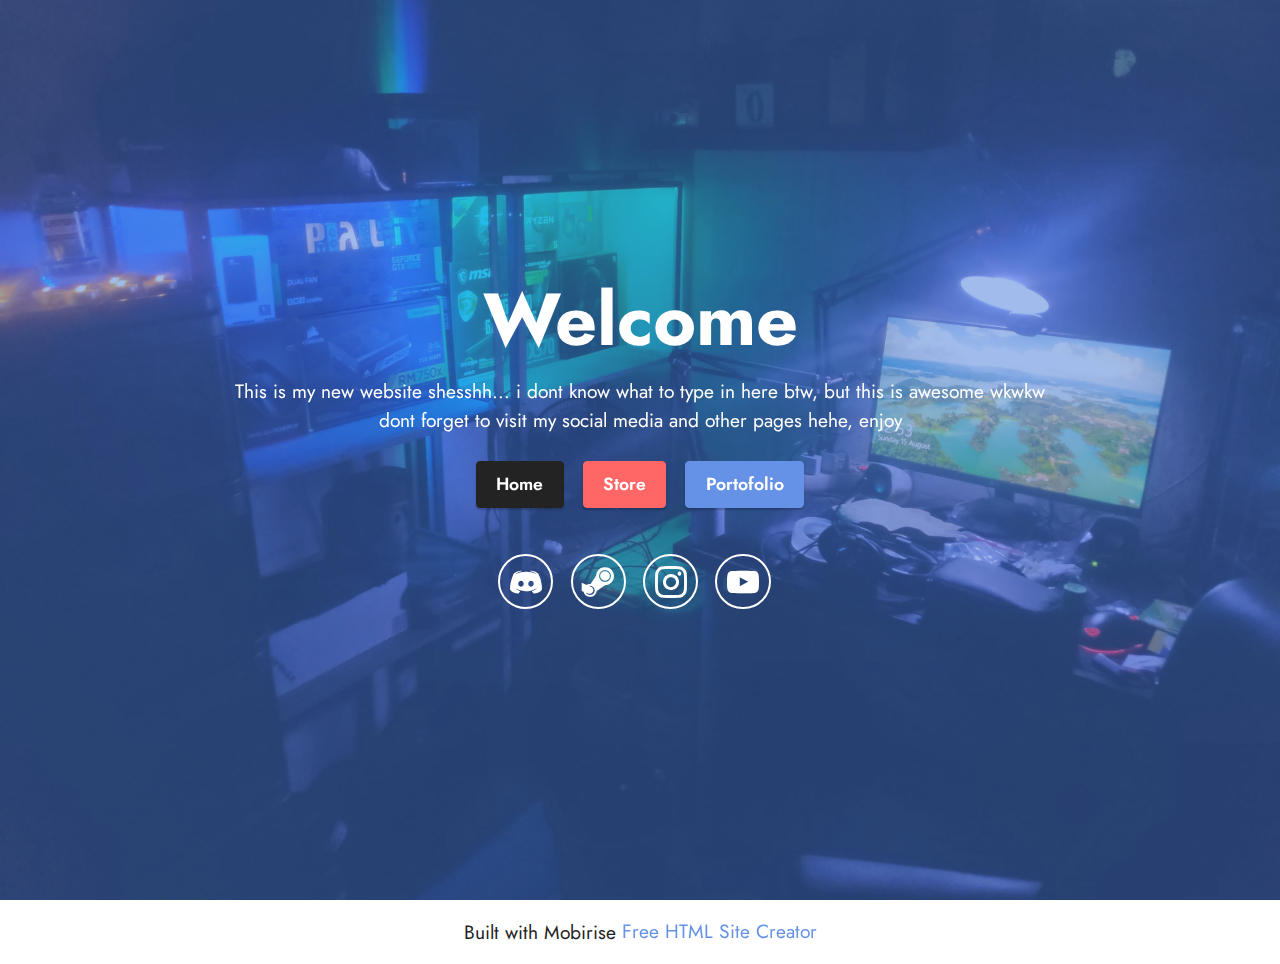
<file: index.html>
<!DOCTYPE html>
<html  >
<head>
  <!-- Site made with Mobirise Website Builder v5.6.8, https://mobirise.com -->
  <meta charset="UTF-8">
  <meta http-equiv="X-UA-Compatible" content="IE=edge">
  <meta name="generator" content="Mobirise v5.6.8, mobirise.com">
  <meta name="twitter:card" content="summary_large_image"/>
  <meta name="twitter:image:src" content="">
  <meta property="og:image" content="">
  <meta name="twitter:title" content="Home">
  <meta name="viewport" content="width=device-width, initial-scale=1, minimum-scale=1">
  <link rel="shortcut icon" href="assets/images/le-removebg-preview-128x128.png" type="image/x-icon">
  <meta name="description" content="">
  
  
  <title>Home</title>
  <link rel="stylesheet" href="assets/bootstrap/css/bootstrap.min.css">
  <link rel="stylesheet" href="assets/bootstrap/css/bootstrap-grid.min.css">
  <link rel="stylesheet" href="assets/bootstrap/css/bootstrap-reboot.min.css">
  <link rel="stylesheet" href="assets/parallax/jarallax.css">
  <link rel="stylesheet" href="assets/socicon/css/styles.css">
  <link rel="stylesheet" href="assets/theme/css/style.css">
  <link rel="preload" href="https://fonts.googleapis.com/css?family=Jost:100,200,300,400,500,600,700,800,900,100i,200i,300i,400i,500i,600i,700i,800i,900i&display=swap" as="style" onload="this.onload=null;this.rel='stylesheet'">
  <noscript><link rel="stylesheet" href="https://fonts.googleapis.com/css?family=Jost:100,200,300,400,500,600,700,800,900,100i,200i,300i,400i,500i,600i,700i,800i,900i&display=swap"></noscript>
  <link rel="preload" as="style" href="assets/mobirise/css/mbr-additional.css"><link rel="stylesheet" href="assets/mobirise/css/mbr-additional.css" type="text/css">
  
  
  
  
</head>
<body>
  
  <section data-bs-version="5.1" class="header13 cid-t92oVMM0WW mbr-fullscreen mbr-parallax-background" id="header13-m">

    

    
    <div class="mbr-overlay" style="opacity: 0.5; background-color: rgb(68, 121, 217);"></div>

    <div class="align-center container">
        <div class="row justify-content-center">
            <div class="col-12 col-lg-10">
                <h1 class="mbr-section-title mbr-fonts-style mb-3 display-1"><strong>Welcome</strong></h1>
                
                <p class="mbr-text mbr-fonts-style mb-3 display-7">
                    This is my new website shesshh... i dont know what to type in here btw, but this is awesome wkwkw<br>dont forget to visit my social media and other pages hehe, enjoy</p>
                <div class="mbr-section-btn mt-3"><a class="btn btn-black display-4" href="index.html">Home</a> <a class="btn btn-secondary display-4" href="store.html">Store</a>  <a class="btn btn-primary display-4" href="portofolio.html">Portofolio</a></div>
                <div class="social-row display-7 mt-5">
                    <div class="soc-item">
                        <a href="https://discord.gg/englishhouse" target="_blank">
                            <span class="mbr-iconfont socicon-discord socicon"></span>
                        </a>
                    </div>
                    <div class="soc-item">
                        <a href="https://steamcommunity.com/profiles/76561198384445683" target="_blank">
                            <span class="mbr-iconfont socicon-steam socicon"></span>
                        </a>
                    </div>
                    <div class="soc-item">
                        <a href="https://www.instagram.com/nos.kire/" target="_blank">
                            <span class="mbr-iconfont socicon-instagram socicon"></span>
                        </a>
                    </div>
                    <div class="soc-item">
                        <a href="https://www.youtube.com/channel/UCeHufRJbvfrCyQ5P_s9vw6w" target="_blank">
                            <span class="mbr-iconfont socicon-youtube socicon"></span>
                        </a>
                    </div>
                    
                </div>
            </div>
        </div>
    </div>
</section>

<section class="display-7" style="padding: 0;align-items: center;justify-content: center;flex-wrap: wrap;    align-content: center;display: flex;position: relative;height: 4rem;"><a href="https://mobiri.se/80802" style="flex: 1 1;height: 4rem;position: absolute;width: 100%;z-index: 1;"><img alt="" style="height: 4rem;" src="[data-uri]"></a><p style="margin: 0;text-align: center;" class="display-7">Built with Mobirise &#8204;</p><a style="z-index:1" href="https://mobirise.com/html-builder.html">Free HTML Site Creator</a>
</section>

<script src="assets/bootstrap/js/bootstrap.bundle.min.js"></script>  
<script src="assets/parallax/jarallax.js"></script>  
<script src="assets/smoothscroll/smooth-scroll.js"></script>  
<script src="assets/ytplayer/index.js"></script>  
<script src="assets/theme/js/script.js"></script>  
  
  
</body>
</html>
</file>
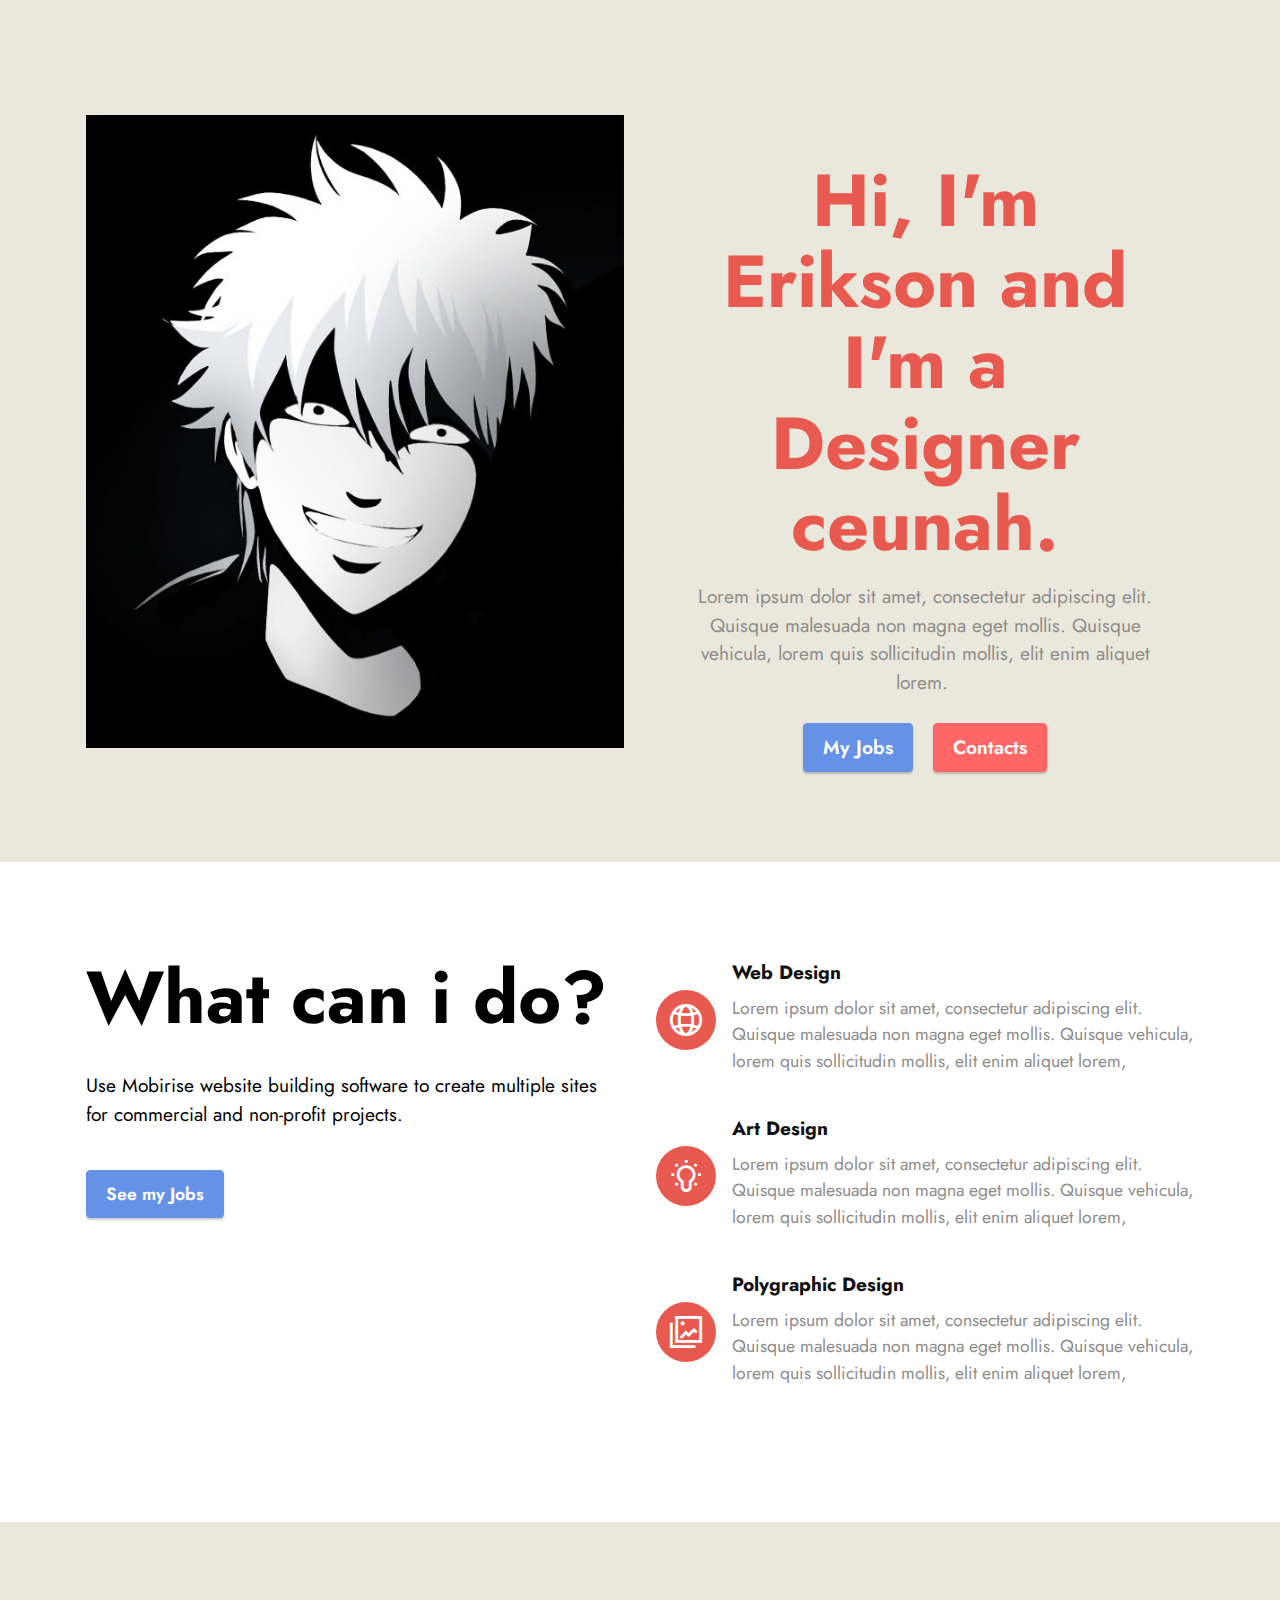
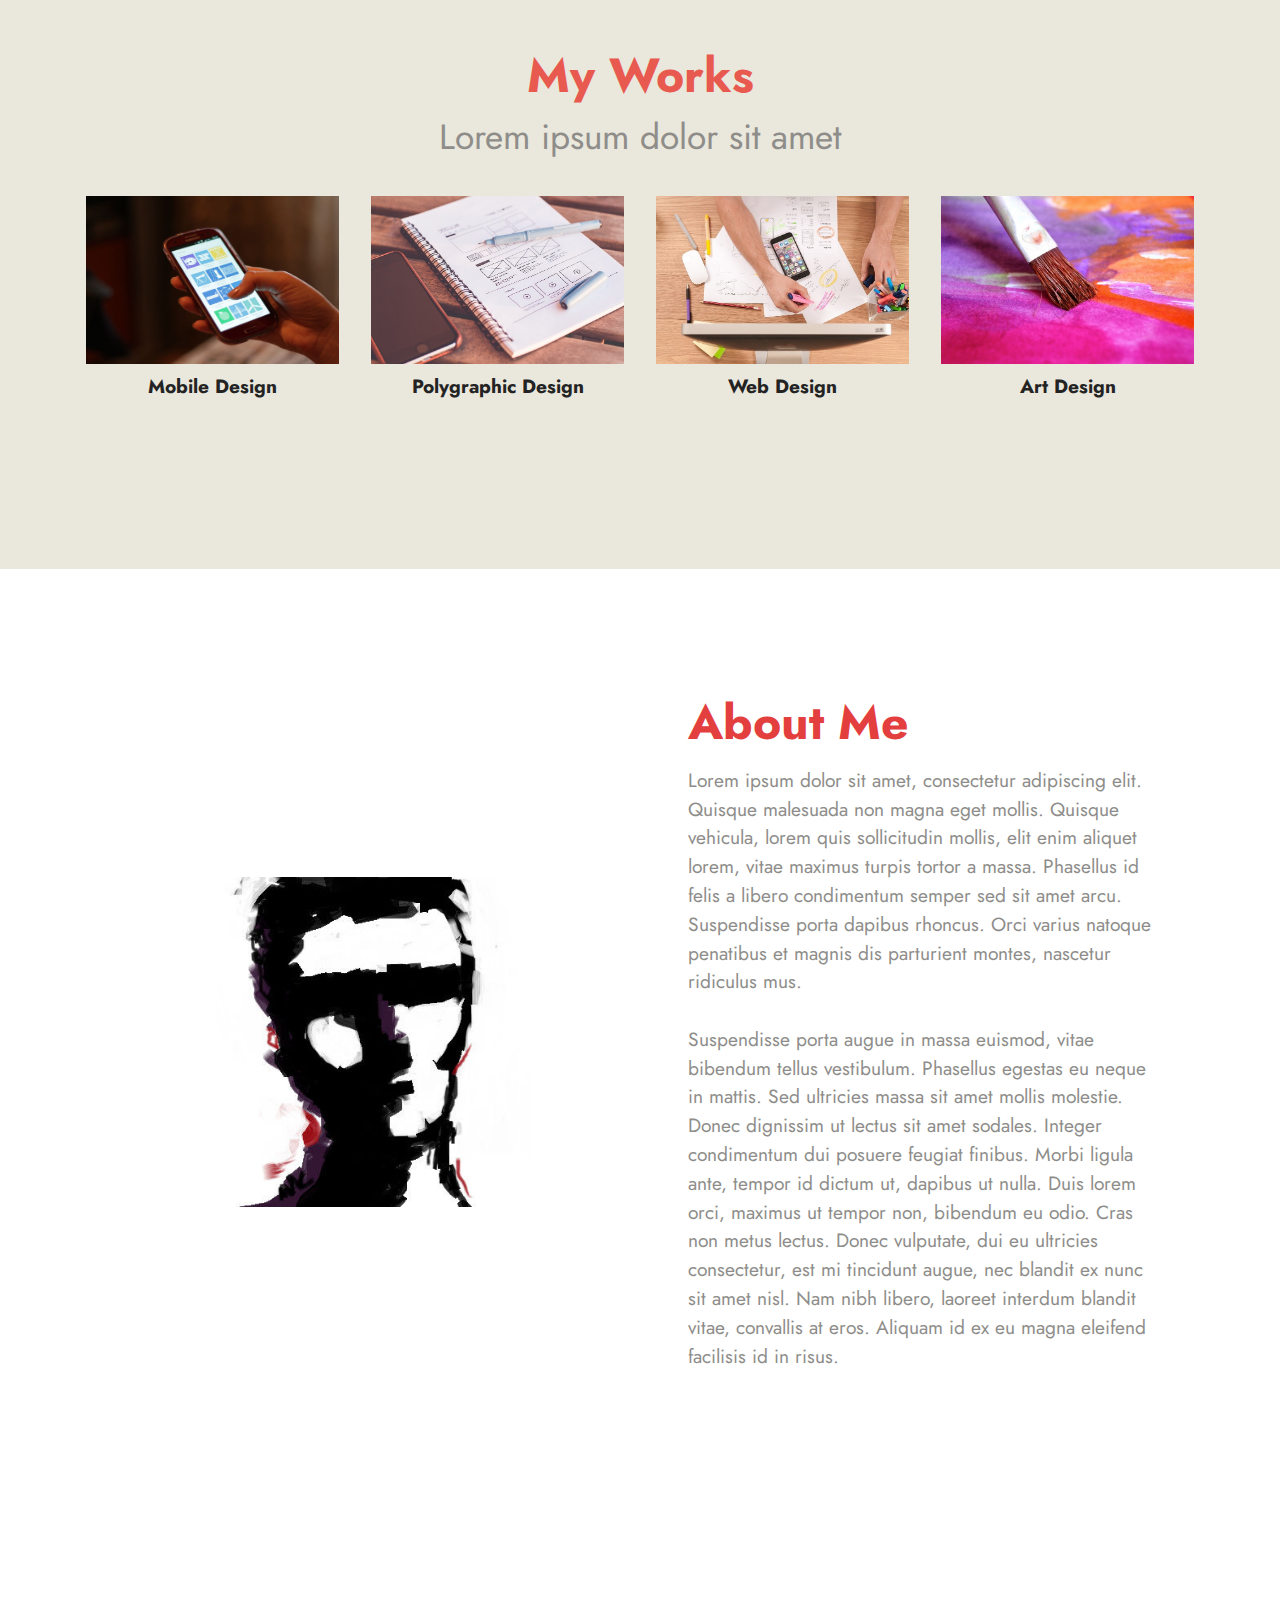
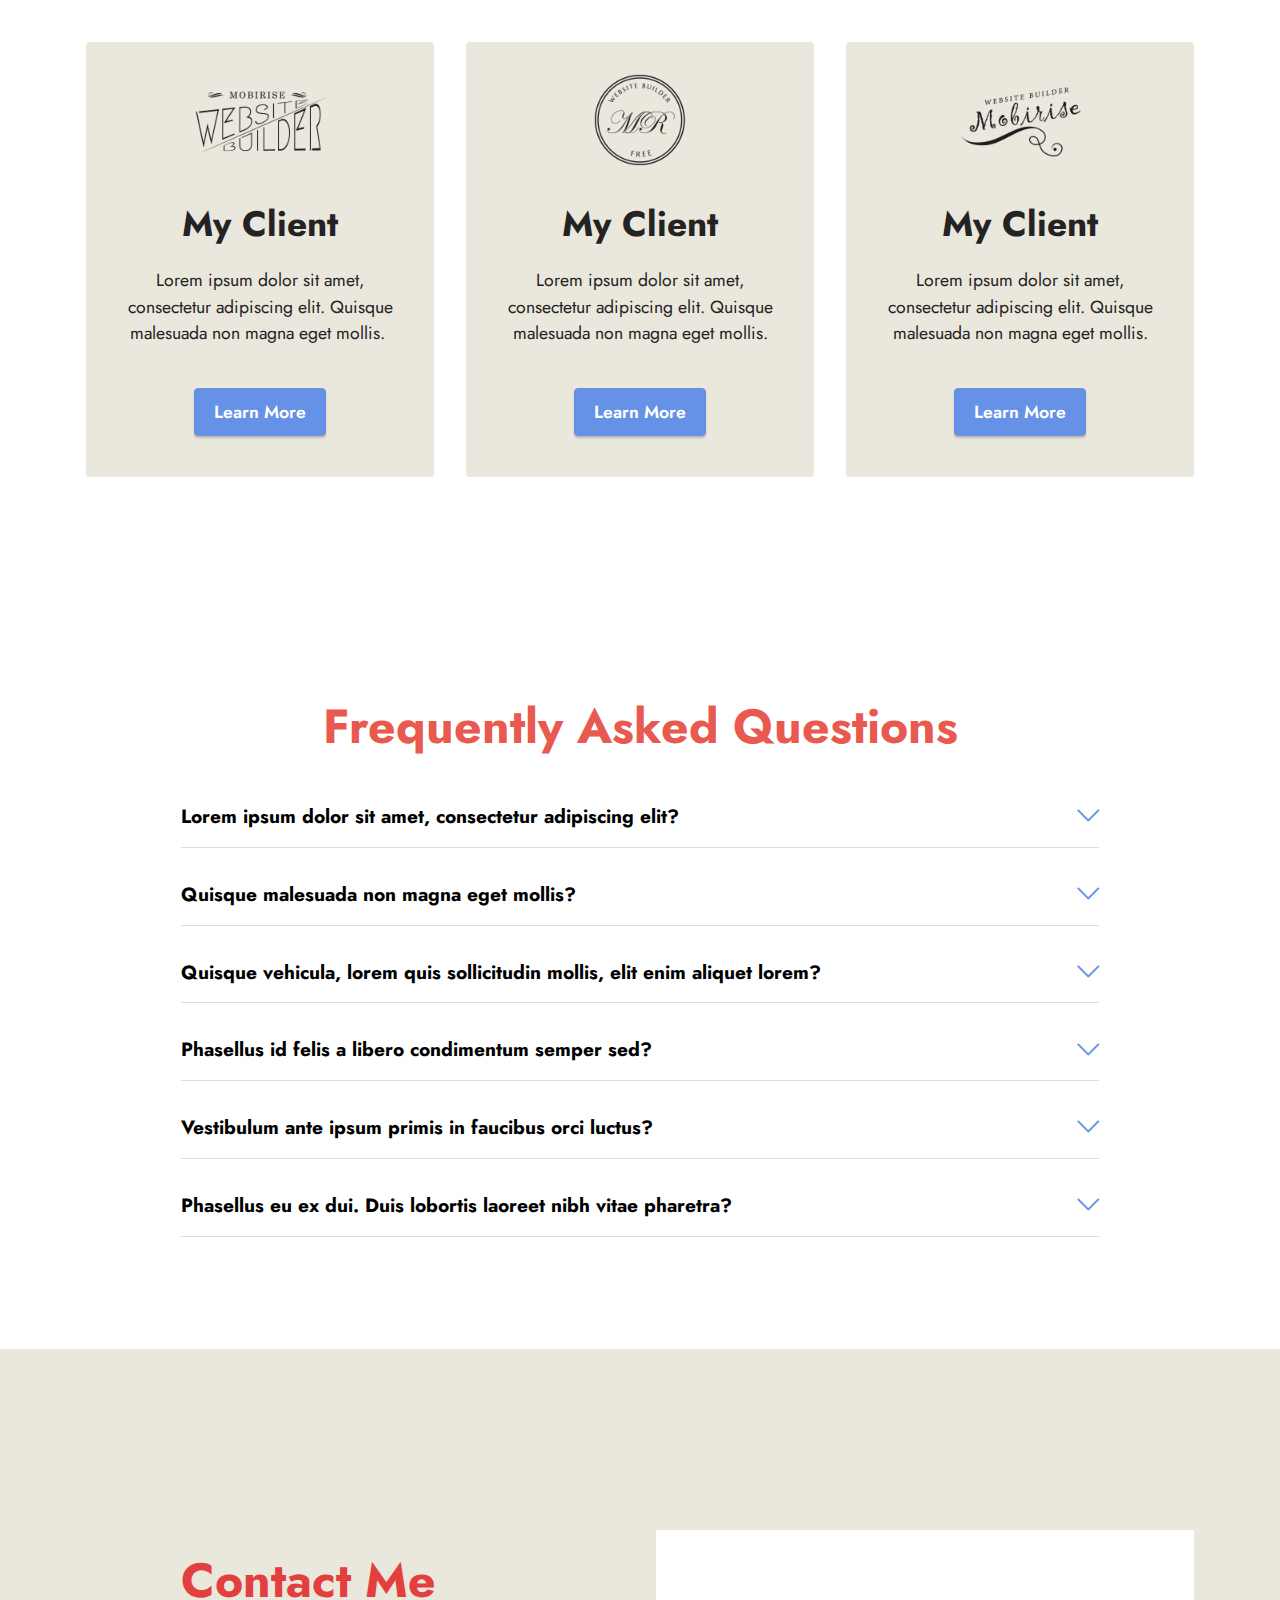
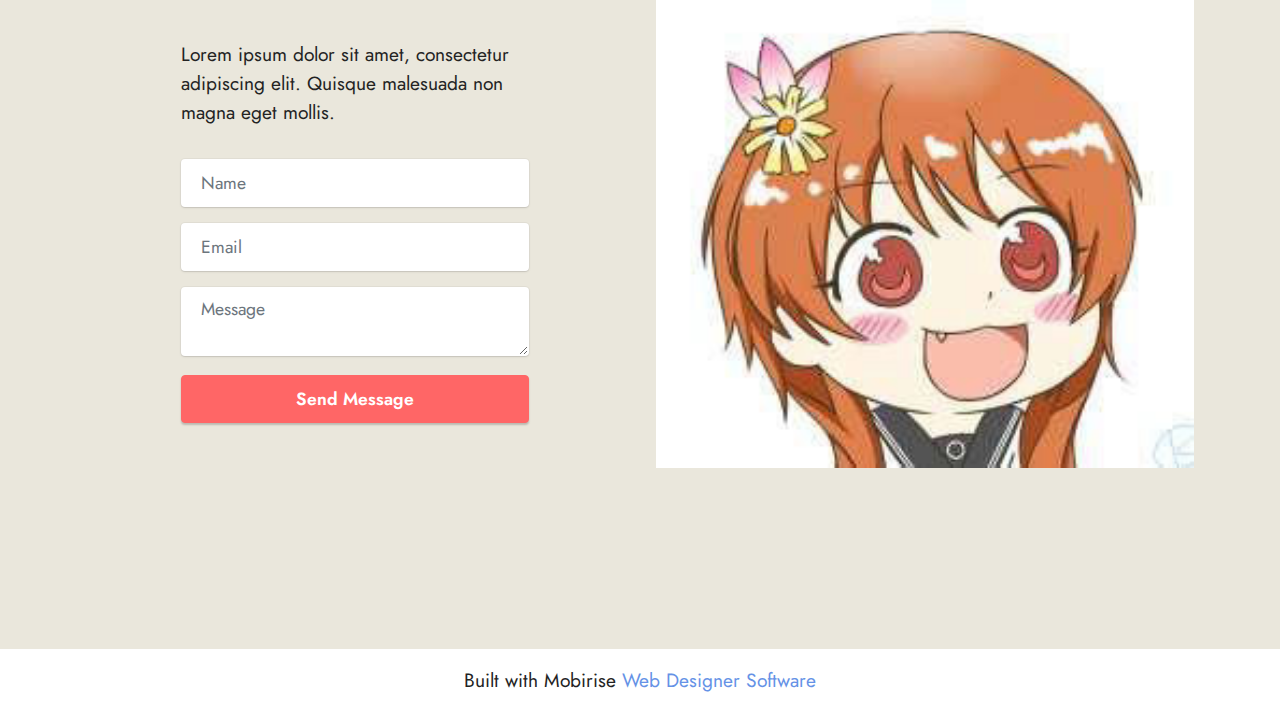
<file: portofolio.html>
<!DOCTYPE html>
<html  >
<head>
  <!-- Site made with Mobirise Website Builder v5.6.8, https://mobirise.com -->
  <meta charset="UTF-8">
  <meta http-equiv="X-UA-Compatible" content="IE=edge">
  <meta name="generator" content="Mobirise v5.6.8, mobirise.com">
  <meta name="twitter:card" content="summary_large_image"/>
  <meta name="twitter:image:src" content="">
  <meta property="og:image" content="">
  <meta name="twitter:title" content="Portofolio">
  <meta name="viewport" content="width=device-width, initial-scale=1, minimum-scale=1">
  <link rel="shortcut icon" href="assets/images/le-removebg-preview-128x128.png" type="image/x-icon">
  <meta name="description" content="">
  
  
  <title>Portofolio</title>
  <link rel="stylesheet" href="assets/web/assets/mobirise-icons2/mobirise2.css">
  <link rel="stylesheet" href="assets/web/assets/mobirise-icons/mobirise-icons.css">
  <link rel="stylesheet" href="assets/bootstrap/css/bootstrap.min.css">
  <link rel="stylesheet" href="assets/bootstrap/css/bootstrap-grid.min.css">
  <link rel="stylesheet" href="assets/bootstrap/css/bootstrap-reboot.min.css">
  <link rel="stylesheet" href="assets/theme/css/style.css">
  <link rel="preload" href="https://fonts.googleapis.com/css?family=Jost:100,200,300,400,500,600,700,800,900,100i,200i,300i,400i,500i,600i,700i,800i,900i&display=swap" as="style" onload="this.onload=null;this.rel='stylesheet'">
  <noscript><link rel="stylesheet" href="https://fonts.googleapis.com/css?family=Jost:100,200,300,400,500,600,700,800,900,100i,200i,300i,400i,500i,600i,700i,800i,900i&display=swap"></noscript>
  <link rel="preload" as="style" href="assets/mobirise/css/mbr-additional.css"><link rel="stylesheet" href="assets/mobirise/css/mbr-additional.css" type="text/css">
  
  
  
  
</head>
<body>
  
  <section data-bs-version="5.1" class="header11 cid-sFF0SGinka" id="header11-1">

    

    

    <div class="container">
        <div class="row justify-content-center">
            <div class="col-12 col-md-6 image-wrapper">
                <img class="w-100" src="assets/images/d24s6gw-89922562-9375-428d-a814-7c2678616a71-600x706.jpg" alt="Mobirise Website Builder">
            </div>
            <div class="col-12 col-md">
                <div class="text-wrapper text-center">
                    <h1 class="mbr-section-title mbr-fonts-style mb-3 display-1">
                        <strong>
</strong><div><strong><br></strong></div><div><strong>Hi, I'm Erikson and I'm a Designer ceunah.</strong></div></h1>
                    <p class="mbr-text mbr-fonts-style display-7">Lorem ipsum dolor sit amet, consectetur adipiscing elit. Quisque malesuada non magna eget mollis. Quisque vehicula, lorem quis sollicitudin mollis, elit enim aliquet lorem.&nbsp;</p>
                    <div class="mbr-section-btn mt-3"><a class="btn btn-primary display-7" href="404.html">My Jobs</a> <a class="btn btn-secondary display-7" href="404.html">Contacts</a></div>
                </div>
            </div>
        </div>
    </div>
</section>

<section data-bs-version="5.1" class="features12 cid-sFF3eJNZDT" id="features13-2">

    
    
    <div class="container">
        <div class="row justify-content-center">
            <div class="col-12 col-lg-6">
                <div class="card-wrapper">
                    <div class="card-box align-left">
                        <h4 class="card-title mbr-fonts-style mb-4 display-1"><strong>What can i do?</strong></h4>
                        <p class="mbr-text mbr-fonts-style mb-4 display-7">
                            Use Mobirise website building software to create multiple sites for commercial and non-profit projects.</p>
                        <div class="mbr-section-btn"><a class="btn btn-primary display-4" href="404.html">See my Jobs</a></div>
                    </div>
                </div>
            </div>
            <div class="col-12 col-lg-6">
                <div class="item mbr-flex">
                    <div class="icon-box">
                        <span class="mbr-iconfont mobi-mbri-globe-2 mobi-mbri"></span>
                    </div>
                    <div class="text-box">
                        <h4 class="icon-title mbr-black mbr-fonts-style display-7">
                            <strong>Web Design</strong></h4>
                        <h5 class="icon-text mbr-black mbr-fonts-style display-4">Lorem ipsum dolor sit amet, consectetur adipiscing elit. Quisque malesuada non magna eget mollis. Quisque vehicula, lorem quis sollicitudin mollis, elit enim aliquet lorem,&nbsp;</h5>
                    </div>
                </div>
                <div class="item mbr-flex">
                    <div class="icon-box">
                        <span class="mbr-iconfont mobi-mbri-idea mobi-mbri"></span>
                    </div>
                    <div class="text-box">
                        <h4 class="icon-title mbr-black mbr-fonts-style display-7">
                            <strong>Art Design</strong></h4>
                        <h5 class="icon-text mbr-black mbr-fonts-style display-4">Lorem ipsum dolor sit amet, consectetur adipiscing elit. Quisque malesuada non magna eget mollis. Quisque vehicula, lorem quis sollicitudin mollis, elit enim aliquet lorem,&nbsp;</h5>
                    </div>
                </div>
                <div class="item mbr-flex">
                    <div class="icon-box">
                        <span class="mbr-iconfont mobi-mbri-photo mobi-mbri"></span>
                    </div>
                    <div class="text-box">
                        <h4 class="icon-title mbr-black mbr-fonts-style display-7"><strong>Polygraphic Design</strong></h4>
                        <h5 class="icon-text mbr-black mbr-fonts-style display-4">Lorem ipsum dolor sit amet, consectetur adipiscing elit. Quisque malesuada non magna eget mollis. Quisque vehicula, lorem quis sollicitudin mollis, elit enim aliquet lorem,&nbsp;</h5>
                    </div>
                </div>
            </div>
        </div>
    </div>
</section>

<section data-bs-version="5.1" class="gallery5 mbr-gallery cid-sFF3kfZheU" id="gallery5-3">
    

    

    <div class="container">
        <div class="mbr-section-head">
            <h3 class="mbr-section-title mbr-fonts-style align-center m-0 display-2"><strong>My Works</strong></h3>
            <h4 class="mbr-section-subtitle mbr-fonts-style align-center mb-0 mt-2 display-5">Lorem ipsum dolor sit amet</h4>
        </div>
        <div class="row mbr-gallery mt-4">
            <div class="col-12 col-md-6 col-lg-3 item gallery-image">
                <div class="item-wrapper" data-toggle="modal" data-bs-toggle="modal" data-target="#t92AD1Rfgo-modal" data-bs-target="#t92AD1Rfgo-modal">
                    <img class="w-100" src="assets/images/mbr-596x397.jpg" alt="Mobirise Website Builder" data-slide-to="0" data-bs-slide-to="0" data-target="#lb-t92AD1Rfgo" data-bs-target="#lb-t92AD1Rfgo">
                    <div class="icon-wrapper">
                        <span class="mobi-mbri mobi-mbri-search mbr-iconfont mbr-iconfont-btn"></span>
                    </div>
                </div>
                <h6 class="mbr-item-subtitle mbr-fonts-style align-center mb-2 mt-2 display-7"><strong>Mobile Design</strong></h6>
            </div>
            <div class="col-12 col-md-6 col-lg-3 item gallery-image">
                <div class="item-wrapper" data-toggle="modal" data-bs-toggle="modal" data-target="#t92AD1Rfgo-modal" data-bs-target="#t92AD1Rfgo-modal">
                    <img class="w-100" src="assets/images/mbr-3.jpg" alt="Mobirise Website Builder" data-slide-to="1" data-bs-slide-to="1" data-target="#lb-t92AD1Rfgo" data-bs-target="#lb-t92AD1Rfgo">
                    <div class="icon-wrapper">
                        <span class="mobi-mbri mobi-mbri-search mbr-iconfont mbr-iconfont-btn"></span>
                    </div>
                </div>
                <h6 class="mbr-item-subtitle mbr-fonts-style align-center mb-2 mt-2 display-7"><strong>Polygraphic Design</strong></h6>
            </div>
            <div class="col-12 col-md-6 col-lg-3 item gallery-image">
                <div class="item-wrapper" data-toggle="modal" data-bs-toggle="modal" data-target="#t92AD1Rfgo-modal" data-bs-target="#t92AD1Rfgo-modal">
                    <img class="w-100" src="assets/images/mbr-4.jpg" alt="Mobirise Website Builder" data-slide-to="2" data-bs-slide-to="2" data-target="#lb-t92AD1Rfgo" data-bs-target="#lb-t92AD1Rfgo">
                    <div class="icon-wrapper">
                        <span class="mobi-mbri mobi-mbri-search mbr-iconfont mbr-iconfont-btn"></span>
                    </div>
                </div>
                <h6 class="mbr-item-subtitle mbr-fonts-style align-center mb-2 mt-2 display-7"><strong>Web Design</strong></h6>
            </div>
            <div class="col-12 col-md-6 col-lg-3 item gallery-image">
                <div class="item-wrapper" data-toggle="modal" data-bs-toggle="modal" data-target="#t92AD1Rfgo-modal" data-bs-target="#t92AD1Rfgo-modal">
                    <img class="w-100" src="assets/images/mbr-6.jpg" alt="Mobirise Website Builder" data-slide-to="3" data-bs-slide-to="3" data-target="#lb-t92AD1Rfgo" data-bs-target="#lb-t92AD1Rfgo">
                    <div class="icon-wrapper">
                        <span class="mobi-mbri mobi-mbri-search mbr-iconfont mbr-iconfont-btn"></span>
                    </div>
                </div>
                <h6 class="mbr-item-subtitle mbr-fonts-style align-center mb-2 mt-2 display-7"><strong>Art Design</strong></h6>
            </div>
        </div>

        <div class="modal mbr-slider" tabindex="-1" role="dialog" aria-hidden="true" id="t92AD1Rfgo-modal">
            <div class="modal-dialog" role="document">
                <div class="modal-content">
                    <div class="modal-body">
                        <div class="carousel slide" id="lb-t92AD1Rfgo" data-interval="5000" data-bs-interval="5000">
                            <div class="carousel-inner">
                                <div class="carousel-item active">
                                    <img class="d-block w-100" src="assets/images/mbr-596x397.jpg" alt="Mobirise Website Builder">
                                </div>
                                <div class="carousel-item">
                                    <img class="d-block w-100" src="assets/images/mbr-3.jpg" alt="Mobirise Website Builder">
                                </div>
                                <div class="carousel-item">
                                    <img class="d-block w-100" src="assets/images/mbr-4.jpg" alt="Mobirise Website Builder">
                                </div>
                                <div class="carousel-item">
                                    <img class="d-block w-100" src="assets/images/mbr-6.jpg" alt="Mobirise Website Builder">
                                </div>
                            </div>
                            <ol class="carousel-indicators">
                                <li data-slide-to="0" data-bs-slide-to="0" class="active" data-target="#lb-t92AD1Rfgo" data-bs-target="#lb-t92AD1Rfgo"></li>
                                <li data-slide-to="1" data-bs-slide-to="1" data-target="#lb-t92AD1Rfgo" data-bs-target="#lb-t92AD1Rfgo"></li>
                                <li data-slide-to="2" data-bs-slide-to="2" data-target="#lb-t92AD1Rfgo" data-bs-target="#lb-t92AD1Rfgo"></li>
                                <li data-slide-to="3" data-bs-slide-to="3" data-target="#lb-t92AD1Rfgo" data-bs-target="#lb-t92AD1Rfgo"></li>
                            </ol>
                            <a role="button" href="" class="close" data-dismiss="modal" data-bs-dismiss="modal" aria-label="Close">
                            </a>
                            <a class="carousel-control-prev carousel-control" role="button" data-slide="prev" data-bs-slide="prev" href="#lb-t92AD1Rfgo">
                                <span class="mobi-mbri mobi-mbri-arrow-prev" aria-hidden="true"></span>
                                <span class="sr-only visually-hidden">Previous</span>
                            </a>
                            <a class="carousel-control-next carousel-control" role="button" data-slide="next" data-bs-slide="next" href="#lb-t92AD1Rfgo">
                                <span class="mobi-mbri mobi-mbri-arrow-next" aria-hidden="true"></span>
                                <span class="sr-only visually-hidden">Next</span>
                            </a>
                        </div>
                    </div>
                </div>
            </div>
        </div>
    </div>
</section>

<section data-bs-version="5.1" class="image1 cid-sFF75ZhH2d" id="image1-b">
    

    

    <div class="container">
        <div class="row align-items-center">
            <div class="col-12 col-lg-6">
                <div class="image-wrapper">
                    <img src="assets/images/m-c-hard-662x406.jpg" alt="Mobirise Website Builder">
                    
                </div>
            </div>
            <div class="col-12 col-lg">
                <div class="text-wrapper">
                    <h3 class="mbr-section-title mbr-fonts-style mb-3 display-2">
                        <strong>About Me</strong></h3>
                    <p class="mbr-text mbr-fonts-style display-7">Lorem ipsum dolor sit amet, consectetur adipiscing elit. Quisque malesuada non magna eget mollis. Quisque vehicula, lorem quis sollicitudin mollis, elit enim aliquet lorem, vitae maximus turpis tortor a massa. Phasellus id felis a libero condimentum semper sed sit amet arcu. Suspendisse porta dapibus rhoncus. Orci varius natoque penatibus et magnis dis parturient montes, nascetur ridiculus mus.&nbsp;<br>
<br>Suspendisse porta augue in massa euismod, vitae bibendum tellus vestibulum. Phasellus egestas eu neque in mattis. Sed ultricies massa sit amet mollis molestie. Donec dignissim ut lectus sit amet sodales. Integer condimentum dui posuere feugiat finibus. Morbi ligula ante, tempor id dictum ut, dapibus ut nulla. Duis lorem orci, maximus ut tempor non, bibendum eu odio. Cras non metus lectus. Donec vulputate, dui eu ultricies consectetur, est mi tincidunt augue, nec blandit ex nunc sit amet nisl. Nam nibh libero, laoreet interdum blandit vitae, convallis at eros. Aliquam id ex eu magna eleifend facilisis id in risus.</p>
                </div>
            </div>
        </div>
    </div>
</section>

<section data-bs-version="5.1" class="clients2 cid-sFF3mUy3tz" id="clients2-4">

    

    
    <div class="container">
        <div class="row justify-content-center">
            <div class="card col-12 col-md-6 col-lg-4">
                <div class="card-wrapper">
                    <div class="img-wrapper">
                        <img src="assets/images/1.png" alt="Mobirise Website Builder">
                    </div>
                    <div class="card-box align-center">
                        
                        <h5 class="card-title mbr-fonts-style mb-3 display-5">
                            <strong>My Client</strong></h5>
                        <p class="mbr-text mbr-fonts-style mb-4 display-4">
                            Lorem ipsum dolor sit amet, consectetur adipiscing elit. Quisque malesuada non magna eget mollis.&nbsp;</p>
                        <div class="mbr-section-btn mt-3"><a class="btn btn-primary display-4" href="404.html">Learn More</a></div>
                    </div>
                </div>
            </div>
            <div class="card col-12 col-md-6 col-lg-4">
                <div class="card-wrapper">
                    <div class="img-wrapper">
                        <img src="assets/images/2.png" alt="Mobirise Website Builder">
                    </div>
                    <div class="card-box align-center">
                        
                        <h5 class="card-title mbr-fonts-style mb-3 display-5"><strong>My Client</strong></h5>
                        <p class="mbr-text mbr-fonts-style mb-4 display-4">
                            Lorem ipsum dolor sit amet, consectetur adipiscing elit. Quisque malesuada non magna eget mollis. </p>
                        <div class="mbr-section-btn mt-3"><a class="btn btn-primary display-4" href="404.html">Learn More</a></div>
                    </div>
                </div>
            </div>
            <div class="card col-12 col-md-6 col-lg-4">
                <div class="card-wrapper">
                    <div class="img-wrapper">
                        <img src="assets/images/3.png" alt="Mobirise Website Builder">
                    </div>
                    <div class="card-box align-center">
                        
                        <h5 class="card-title mbr-fonts-style mb-3 display-5"><strong>My Client</strong></h5>
                        <p class="mbr-text mbr-fonts-style mb-4 display-4">
                            Lorem ipsum dolor sit amet, consectetur adipiscing elit. Quisque malesuada non magna eget mollis. </p>
                        <div class="mbr-section-btn mt-3"><a class="btn btn-primary display-4" href="404.html">Learn More</a></div>
                    </div>
                </div>
            </div>
            
        </div>
    </div>
</section>

<section data-bs-version="5.1" class="content16 cid-sFF5Wb1ZQt" id="content16-a">

    

    
    <div class="container">
        <div class="row justify-content-center">
            <div class="col-12 col-md-10">
                <div class="mbr-section-head align-center mb-4">
                    <h3 class="mbr-section-title mb-0 mbr-fonts-style display-2"><strong>Frequently Asked Questions</strong></h3>
                    
                </div>
                <div id="bootstrap-accordion_16" class="panel-group accordionStyles accordion" role="tablist" aria-multiselectable="true">
                    <div class="card mb-3">
                        <div class="card-header" role="tab" id="headingOne">
                            <a role="button" class="panel-title collapsed" data-toggle="collapse" data-bs-toggle="collapse" data-core="" href="#collapse1_16" aria-expanded="false" aria-controls="collapse1">
                                <h6 class="panel-title-edit mbr-fonts-style mb-0 display-7"><strong>Lorem ipsum dolor sit amet, consectetur adipiscing elit?</strong></h6>
                                <span class="sign mbr-iconfont mbri-arrow-down"></span>
                            </a>
                        </div>
                        <div id="collapse1_16" class="panel-collapse noScroll collapse" role="tabpanel" aria-labelledby="headingOne" data-parent="#accordion" data-bs-parent="#bootstrap-accordion_16">
                            <div class="panel-body">
                                <p class="mbr-fonts-style panel-text display-4">Lorem ipsum dolor sit amet, consectetur adipiscing elit. Quisque malesuada non magna eget mollis. Quisque vehicula, lorem quis sollicitudin mollis, elit enim aliquet lorem, vitae maximus turpis tortor a massa. Phasellus id felis a libero condimentum semper sed sit amet arcu. Suspendisse porta dapibus rhoncus. </p>
                            </div>
                        </div>
                    </div>
                    <div class="card mb-3">
                        <div class="card-header" role="tab" id="headingOne">
                            <a role="button" class="panel-title collapsed" data-toggle="collapse" data-bs-toggle="collapse" data-core="" href="#collapse2_16" aria-expanded="false" aria-controls="collapse2">
                                <h6 class="panel-title-edit mbr-fonts-style mb-0 display-7"><strong>Quisque malesuada non magna eget mollis?</strong></h6>
                                <span class="sign mbr-iconfont mbri-arrow-down"></span>
                            </a>
                        </div>
                        <div id="collapse2_16" class="panel-collapse noScroll collapse" role="tabpanel" aria-labelledby="headingOne" data-parent="#accordion" data-bs-parent="#bootstrap-accordion_16">
                            <div class="panel-body">
                                <p class="mbr-fonts-style panel-text display-4">
                                    Lorem ipsum dolor sit amet, consectetur adipiscing elit. Quisque malesuada non magna eget mollis. Quisque vehicula, lorem quis sollicitudin mollis, elit enim aliquet lorem, vitae maximus turpis tortor a massa. Phasellus id felis a libero condimentum semper sed sit amet arcu. Suspendisse porta dapibus rhoncus. </p>
                            </div>
                        </div>
                    </div>
                    <div class="card mb-3">
                        <div class="card-header" role="tab" id="headingOne">
                            <a role="button" class="panel-title collapsed" data-toggle="collapse" data-bs-toggle="collapse" data-core="" href="#collapse3_16" aria-expanded="false" aria-controls="collapse3">
                                <h6 class="panel-title-edit mbr-fonts-style mb-0 display-7"><strong>Quisque vehicula, lorem quis sollicitudin mollis, elit enim aliquet lorem?</strong></h6>
                                <span class="sign mbr-iconfont mbri-arrow-down"></span>
                            </a>
                        </div>
                        <div id="collapse3_16" class="panel-collapse noScroll collapse" role="tabpanel" aria-labelledby="headingOne" data-parent="#accordion" data-bs-parent="#bootstrap-accordion_16">
                            <div class="panel-body">
                                <p class="mbr-fonts-style panel-text display-4">
                                    Lorem ipsum dolor sit amet, consectetur adipiscing elit. Quisque malesuada non magna eget mollis. Quisque vehicula, lorem quis sollicitudin mollis, elit enim aliquet lorem, vitae maximus turpis tortor a massa. Phasellus id felis a libero condimentum semper sed sit amet arcu. Suspendisse porta dapibus rhoncus. </p>
                            </div>
                        </div>
                    </div>
                    <div class="card mb-3">
                        <div class="card-header" role="tab" id="headingOne">
                            <a role="button" class="panel-title collapsed" data-toggle="collapse" data-bs-toggle="collapse" data-core="" href="#collapse4_16" aria-expanded="false" aria-controls="collapse4">
                                <h6 class="panel-title-edit mbr-fonts-style mb-0 display-7"><strong>Phasellus id felis a libero condimentum semper sed?</strong></h6>
                                <span class="sign mbr-iconfont mbri-arrow-down"></span>
                            </a>
                        </div>
                        <div id="collapse4_16" class="panel-collapse noScroll collapse" role="tabpanel" aria-labelledby="headingOne" data-parent="#accordion" data-bs-parent="#bootstrap-accordion_16">
                            <div class="panel-body">
                                <p class="mbr-fonts-style panel-text display-4">
                                    Lorem ipsum dolor sit amet, consectetur adipiscing elit. Quisque malesuada non magna eget mollis. Quisque vehicula, lorem quis sollicitudin mollis, elit enim aliquet lorem, vitae maximus turpis tortor a massa. Phasellus id felis a libero condimentum semper sed sit amet arcu. Suspendisse porta dapibus rhoncus. </p>
                            </div>
                        </div>
                    </div>
                    <div class="card mb-3">
                        <div class="card-header" role="tab" id="headingOne">
                            <a role="button" class="panel-title collapsed" data-toggle="collapse" data-bs-toggle="collapse" data-core="" href="#collapse5_16" aria-expanded="false" aria-controls="collapse5">
                                <h6 class="panel-title-edit mbr-fonts-style mb-0 display-7"><strong>Vestibulum ante ipsum primis in faucibus orci luctus?</strong></h6>
                                <span class="sign mbr-iconfont mbri-arrow-down"></span>
                            </a>
                        </div>
                        <div id="collapse5_16" class="panel-collapse noScroll collapse" role="tabpanel" aria-labelledby="headingOne" data-parent="#accordion" data-bs-parent="#bootstrap-accordion_16">
                            <div class="panel-body">
                                <p class="mbr-fonts-style panel-text display-4">
                                    Lorem ipsum dolor sit amet, consectetur adipiscing elit. Quisque malesuada non magna eget mollis. Quisque vehicula, lorem quis sollicitudin mollis, elit enim aliquet lorem, vitae maximus turpis tortor a massa. Phasellus id felis a libero condimentum semper sed sit amet arcu. Suspendisse porta dapibus rhoncus. </p>
                            </div>
                        </div>
                    </div>
                    <div class="card mb-3">
                        <div class="card-header" role="tab" id="headingOne">
                            <a role="button" class="panel-title collapsed" data-toggle="collapse" data-bs-toggle="collapse" data-core="" href="#collapse6_16" aria-expanded="false" aria-controls="collapse6">
                                <h6 class="panel-title-edit mbr-fonts-style mb-0 display-7"><strong>Phasellus eu ex dui. Duis lobortis laoreet nibh vitae pharetra?</strong></h6>
                                <span class="sign mbr-iconfont mbri-arrow-down"></span>
                            </a>
                        </div>
                        <div id="collapse6_16" class="panel-collapse noScroll collapse" role="tabpanel" aria-labelledby="headingOne" data-parent="#accordion" data-bs-parent="#bootstrap-accordion_16">
                            <div class="panel-body">
                                <p class="mbr-fonts-style panel-text display-4">
                                    Lorem ipsum dolor sit amet, consectetur adipiscing elit. Quisque malesuada non magna eget mollis. Quisque vehicula, lorem quis sollicitudin mollis, elit enim aliquet lorem, vitae maximus turpis tortor a massa. Phasellus id felis a libero condimentum semper sed sit amet arcu. Suspendisse porta dapibus rhoncus. </p>
                            </div>
                        </div>
                    </div>
                </div>
            </div>
        </div>
    </div>
</section>

<section data-bs-version="5.1" class="form4 cid-sFF3qL4anb mbr-fullscreen" id="form4-6">

    

    

    <div class="container">
        <div class="row content-wrapper justify-content-center">
            <div class="col-lg-4 offset-lg-1 mbr-form" data-form-type="formoid">
<!--Formbuilder Form-->
<form action="https://mobirise.eu/" method="POST" class="mbr-form form-with-styler" data-form-title="Form Name"><input type="hidden" name="email" data-form-email="true" value="GKIXIt57jZmQUE/04wfSicGWfHNHOkmXV7cUGiiJZp6DQtkFzH66OO0WhMOas+hvE/cddxZz9MMx8zXEZVVEOOPnCZFJHacP/Nxlsc5D5Z0e3yUCHameE5+VkuLrBWJM">
<div class="row">
<div hidden="hidden" data-form-alert="" class="alert alert-success col-12">Thanks for filling out the form!</div>
<div hidden="hidden" data-form-alert-danger="" class="alert alert-danger col-12">Oops...! some problem!</div>
</div>
<div class="dragArea row">
<div class="col-lg-12 col-md-12 col-sm-12">
<h1 class="mbr-section-title mb-4 display-2"><strong>Contact Me</strong></h1>
</div>
<div class="col-lg-12 col-md-12 col-sm-12">
<p class="mbr-text mbr-fonts-style mb-4 display-7"> Lorem ipsum dolor sit amet, consectetur adipiscing elit. Quisque malesuada non magna eget mollis.</p>
</div>
<div data-for="name" class="col-lg-12 col-md col-12 form-group mb-3">
<input type="text" name="name" placeholder="Name" data-form-field="name" class="form-control display-7" value="" id="name-form4-6">
</div>
<div data-for="email" class="col-lg-12 col-md col-12 form-group mb-3">
<input type="email" name="email" placeholder="Email" data-form-field="email" class="form-control display-7" value="" id="email-form4-6">
</div>
<div class="col-lg-12 col-md-12 col-sm-12 form-group" data-for="textarea">
<textarea name="textarea" placeholder="Message" data-form-field="textarea" class="form-control display-7" id="textarea-form4-6"></textarea>
</div>
<div class="col-12 col-md-auto mbr-section-btn"><button type="submit" class="btn btn-secondary display-4">Send Message</button></div>
</div>
</form><!--Formbuilder Form-->
</div>
            <div class="col-lg-6 offset-lg-1 col-12">
                <div class="image-wrapper">
                    <img class="w-100" src="assets/images/kwuy2dfn-250x250.jpg" alt="Mobirise Website Builder">
                </div>
            </div>
        </div>
    </div>
</section>

<section class="display-7" style="padding: 0;align-items: center;justify-content: center;flex-wrap: wrap;    align-content: center;display: flex;position: relative;height: 4rem;"><a href="https://mobiri.se/80802" style="flex: 1 1;height: 4rem;position: absolute;width: 100%;z-index: 1;"><img alt="" style="height: 4rem;" src="[data-uri]"></a><p style="margin: 0;text-align: center;" class="display-7">Built with Mobirise &#8204;</p><a style="z-index:1" href="https://mobirise.com/website-design-software.html">Web Designer Software</a>
</section>

<script src="assets/bootstrap/js/bootstrap.bundle.min.js"></script>  
<script src="assets/smoothscroll/smooth-scroll.js"></script>  
<script src="assets/ytplayer/index.js"></script>  
<script src="assets/mbr-switch-arrow/mbr-switch-arrow.js"></script>  
<script src="assets/theme/js/script.js"></script>  
<script src="assets/formoid/formoid.min.js"></script>  
  
  
</body>
</html>
</file>
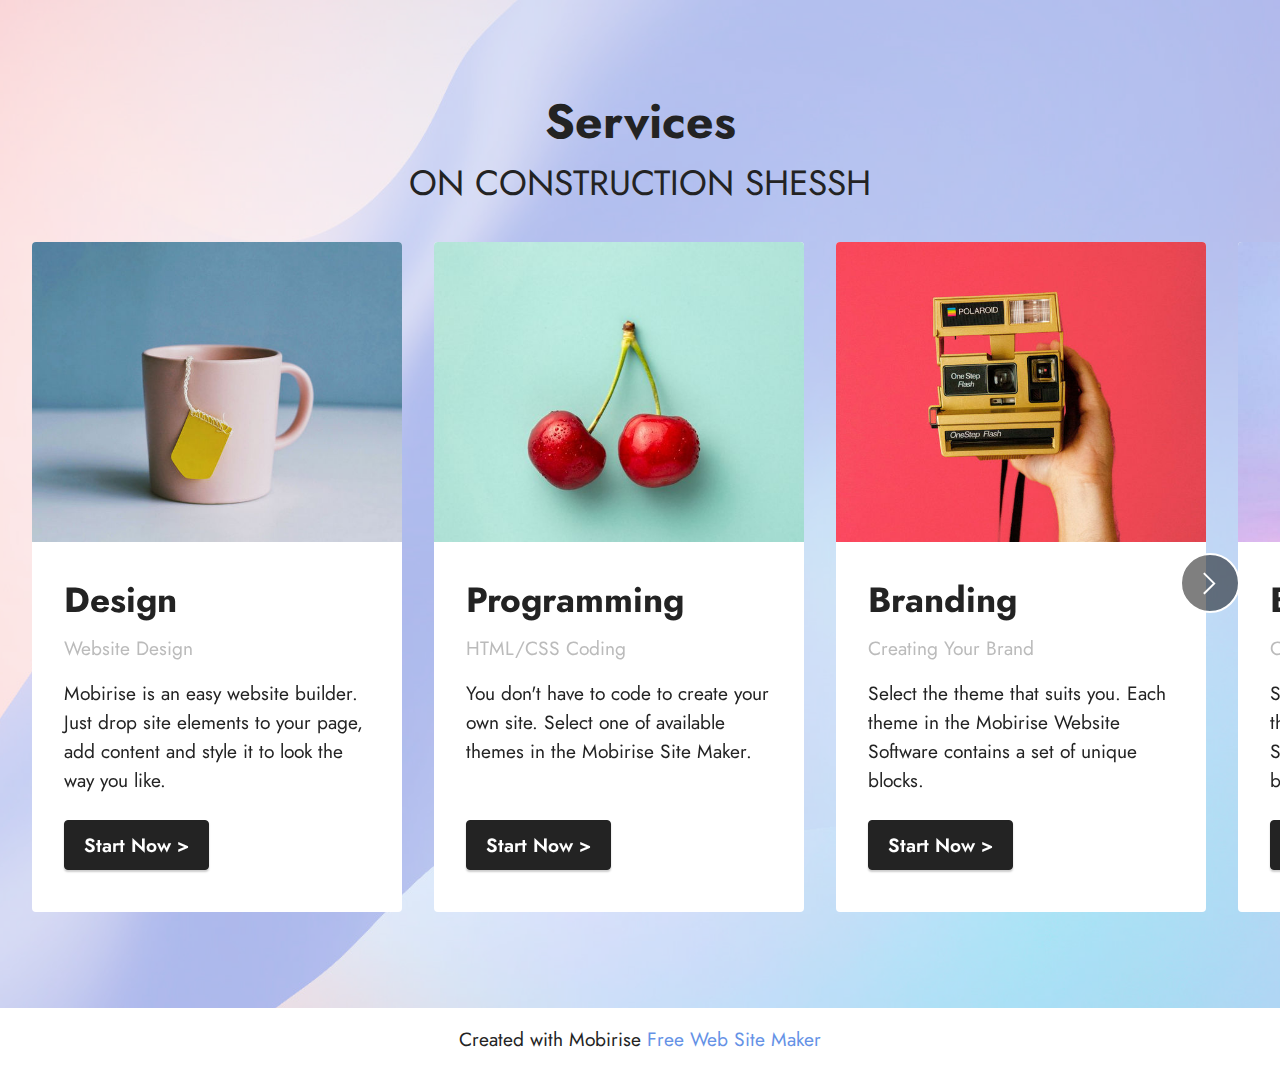
<file: store.html>
<!DOCTYPE html>
<html  >
<head>
  <!-- Site made with Mobirise Website Builder v5.6.8, https://mobirise.com -->
  <meta charset="UTF-8">
  <meta http-equiv="X-UA-Compatible" content="IE=edge">
  <meta name="generator" content="Mobirise v5.6.8, mobirise.com">
  <meta name="twitter:card" content="summary_large_image"/>
  <meta name="twitter:image:src" content="">
  <meta property="og:image" content="">
  <meta name="twitter:title" content="Store">
  <meta name="viewport" content="width=device-width, initial-scale=1, minimum-scale=1">
  <link rel="shortcut icon" href="assets/images/le-removebg-preview-128x128.png" type="image/x-icon">
  <meta name="description" content="">
  
  
  <title>Store</title>
  <link rel="stylesheet" href="assets/web/assets/mobirise-icons2/mobirise2.css">
  <link rel="stylesheet" href="assets/bootstrap/css/bootstrap.min.css">
  <link rel="stylesheet" href="assets/bootstrap/css/bootstrap-grid.min.css">
  <link rel="stylesheet" href="assets/bootstrap/css/bootstrap-reboot.min.css">
  <link rel="stylesheet" href="assets/theme/css/style.css">
  <link rel="preload" href="https://fonts.googleapis.com/css?family=Jost:100,200,300,400,500,600,700,800,900,100i,200i,300i,400i,500i,600i,700i,800i,900i&display=swap" as="style" onload="this.onload=null;this.rel='stylesheet'">
  <noscript><link rel="stylesheet" href="https://fonts.googleapis.com/css?family=Jost:100,200,300,400,500,600,700,800,900,100i,200i,300i,400i,500i,600i,700i,800i,900i&display=swap"></noscript>
  <link rel="preload" as="style" href="assets/mobirise/css/mbr-additional.css"><link rel="stylesheet" href="assets/mobirise/css/mbr-additional.css" type="text/css">
  
  
  
  
</head>
<body>
  
  <section data-bs-version="5.1" class="slider5 mbr-embla cid-t92w7cokoA" id="slider5-o">
    
    <div class="mbr-overlay"></div>
    <div class="position-relative">
        <div class="mbr-section-head">
            <h4 class="mbr-section-title mbr-fonts-style align-center mb-0 display-2">
                <strong>Services</strong></h4>
            <h5 class="mbr-section-subtitle mbr-fonts-style align-center mb-0 mt-2 display-5">ON CONSTRUCTION SHESSH</h5>
        </div>
        <div class="embla mt-4" data-skip-snaps="true" data-align="center" data-contain-scroll="trimSnaps" data-auto-play-interval="5" data-draggable="true">
            <div class="embla__viewport container-fluid">
                <div class="embla__container">
                    <div class="embla__slide slider-image item" style="margin-left: 1rem; margin-right: 1rem;">
                        <div class="slide-content">
                            <div class="item-img">
                                <div class="item-wrapper">
                                    <img src="assets/images/product2.jpg" alt="Mobirise Website Builder" title="">
                                </div>
                            </div>
                            <div class="item-content">
                                <h5 class="item-title mbr-fonts-style display-5"><strong>Design</strong></h5>
                                <h6 class="item-subtitle mbr-fonts-style mt-1 display-7">Website Design</h6>
                                <p class="mbr-text mbr-fonts-style mt-3 display-7">Mobirise is an easy website builder. Just
                                    drop site elements to your page, add content and style it to look the way you like.</p>
                            </div>
                            <div class="mbr-section-btn item-footer mt-2"><a href="404.html" class="btn item-btn btn-black display-7" target="_blank">Start Now
                                    &gt;</a></div>
                        </div>
                    </div>
                    <div class="embla__slide slider-image item" style="margin-left: 1rem; margin-right: 1rem;">
                        <div class="slide-content">
                            <div class="item-img">
                                <div class="item-wrapper">
                                    <img src="assets/images/product3.jpg" alt="Mobirise Website Builder" title="">
                                </div>
                            </div>
                            <div class="item-content">
                                <h5 class="item-title mbr-fonts-style display-5"><strong>Programming</strong></h5>
                                <h6 class="item-subtitle mbr-fonts-style mt-1 display-7">
                                    HTML/CSS Coding</h6>
                                <p class="mbr-text mbr-fonts-style mt-3 display-7">You don't have to code to create your own
                                    site. Select one of available themes in the Mobirise Site Maker.</p>
                            </div>
                            <div class="mbr-section-btn item-footer mt-2"><a href="404.html" class="btn item-btn btn-black display-7" target="_blank">Start Now
                                    &gt;</a></div>
                        </div>
                    </div>
                    <div class="embla__slide slider-image item" style="margin-left: 1rem; margin-right: 1rem;">
                        <div class="slide-content">
                            <div class="item-img">
                                <div class="item-wrapper">
                                    <img src="assets/images/product1.jpg" alt="Mobirise Website Builder" title="">
                                </div>
                            </div>
                            <div class="item-content">
                                <h5 class="item-title mbr-fonts-style display-5"><strong>Branding</strong></h5>
                                <h6 class="item-subtitle mbr-fonts-style mt-1 display-7">Creating Your Brand</h6>
                                <p class="mbr-text mbr-fonts-style mt-3 display-7">Select the theme that suits you. Each theme
                                    in the Mobirise Website Software contains a set of unique blocks.<br></p>
                            </div>
                            <div class="mbr-section-btn item-footer mt-2"><a href="404.html" class="btn item-btn btn-black display-7" target="_blank">Start Now
                                    &gt;</a></div>
                        </div>
                    </div>
                    <div class="embla__slide slider-image item" style="margin-left: 1rem; margin-right: 1rem;">
                        <div class="slide-content">
                            <div class="item-img">
                                <div class="item-wrapper">
                                    <img src="assets/images/product4.jpg" alt="Mobirise Website Builder" title="">
                                </div>
                            </div>
                            <div class="item-content">
                                <h5 class="item-title mbr-fonts-style display-5"><strong>Branding</strong></h5>
                                <h6 class="item-subtitle mbr-fonts-style mt-1 display-7">Creating Your Brand</h6>
                                <p class="mbr-text mbr-fonts-style mt-3 display-7">Select the theme that suits you. Each theme
                                    in the Mobirise Website Software contains a set of unique blocks.<br></p>
                            </div>
                            <div class="mbr-section-btn item-footer mt-2"><a href="404.html" class="btn item-btn btn-black display-7" target="_blank">Start Now
                                    &gt;</a></div>
                        </div>
                    </div>
                </div>
            </div>
            <button class="embla__button embla__button--prev">
                <span class="mobi-mbri mobi-mbri-arrow-prev mbr-iconfont" aria-hidden="true"></span>
                <span class="sr-only visually-hidden visually-hidden">Previous</span>
            </button>
            <button class="embla__button embla__button--next">
                <span class="mobi-mbri mobi-mbri-arrow-next mbr-iconfont" aria-hidden="true"></span>
                <span class="sr-only visually-hidden visually-hidden">Next</span>
            </button>
        </div>
    </div>
</section>

<section class="display-7" style="padding: 0;align-items: center;justify-content: center;flex-wrap: wrap;    align-content: center;display: flex;position: relative;height: 4rem;"><a href="https://mobiri.se/80802" style="flex: 1 1;height: 4rem;position: absolute;width: 100%;z-index: 1;"><img alt="" style="height: 4rem;" src="[data-uri]"></a><p style="margin: 0;text-align: center;" class="display-7">Created with Mobirise &#8204;</p><a style="z-index:1" href="https://mobirise.com/website-maker.html">Free Web Site Maker</a>
</section>

<script src="assets/bootstrap/js/bootstrap.bundle.min.js"></script>  
<script src="assets/smoothscroll/smooth-scroll.js"></script>  
<script src="assets/ytplayer/index.js"></script>  
<script src="assets/embla/embla.min.js"></script>  
<script src="assets/embla/script.js"></script>  
<script src="assets/theme/js/script.js"></script>  
  
  
</body>
</html>
</file>
<file: assets/parallax/jarallax.css>
.jarallax {
    position: relative;
    z-index: 0;
}
.jarallax > .jarallax-img {
    position: absolute;
    object-fit: cover;
    /* support for plugin https://github.com/bfred-it/object-fit-images */
    font-family: 'object-fit: cover;';
    top: 0;
    left: 0;
    width: 100%;
    height: 100%;
    z-index: -1;
}
</file>
<file: assets/socicon/css/styles.css>
@charset "UTF-8";

@font-face {
  font-family: 'Socicon';
  src:  url('../fonts/socicon.eot');
  src:  url('../fonts/socicon.eot?#iefix') format('embedded-opentype'),
    url('../fonts/socicon.woff2') format('woff2'),
    url('../fonts/socicon.ttf') format('truetype'),
    url('../fonts/socicon.woff') format('woff'),
    url('../fonts/socicon.svg#socicon') format('svg');
  font-weight: normal;
  font-style: normal;
  font-display: swap;
}

[data-icon]:before {
  font-family: "socicon" !important;
  content: attr(data-icon);
  font-style: normal !important;
  font-weight: normal !important;
  font-variant: normal !important;
  text-transform: none !important;
  speak: none;
  line-height: 1;
  -webkit-font-smoothing: antialiased;
  -moz-osx-font-smoothing: grayscale;
}

[class^="socicon-"], [class*=" socicon-"] {
  /* use !important to prevent issues with browser extensions that change fonts */
  font-family: 'Socicon' !important;
  speak: none;
  font-style: normal;
  font-weight: normal;
  font-variant: normal;
  text-transform: none;
  line-height: 1;

  /* Better Font Rendering =========== */
  -webkit-font-smoothing: antialiased;
  -moz-osx-font-smoothing: grayscale;
}

.socicon-eitaa:before {
  content: "\e97c";
}
.socicon-soroush:before {
  content: "\e97d";
}
.socicon-bale:before {
  content: "\e97e";
}
.socicon-zazzle:before {
  content: "\e97b";
}
.socicon-society6:before {
  content: "\e97a";
}
.socicon-redbubble:before {
  content: "\e979";
}
.socicon-avvo:before {
  content: "\e978";
}
.socicon-stitcher:before {
  content: "\e977";
}
.socicon-googlehangouts:before {
  content: "\e974";
}
.socicon-dlive:before {
  content: "\e975";
}
.socicon-vsco:before {
  content: "\e976";
}
.socicon-flipboard:before {
  content: "\e973";
}
.socicon-ubuntu:before {
  content: "\e958";
}
.socicon-artstation:before {
  content: "\e959";
}
.socicon-invision:before {
  content: "\e95a";
}
.socicon-torial:before {
  content: "\e95b";
}
.socicon-collectorz:before {
  content: "\e95c";
}
.socicon-seenthis:before {
  content: "\e95d";
}
.socicon-googleplaymusic:before {
  content: "\e95e";
}
.socicon-debian:before {
  content: "\e95f";
}
.socicon-filmfreeway:before {
  content: "\e960";
}
.socicon-gnome:before {
  content: "\e961";
}
.socicon-itchio:before {
  content: "\e962";
}
.socicon-jamendo:before {
  content: "\e963";
}
.socicon-mix:before {
  content: "\e964";
}
.socicon-sharepoint:before {
  content: "\e965";
}
.socicon-tinder:before {
  content: "\e966";
}
.socicon-windguru:before {
  content: "\e967";
}
.socicon-cdbaby:before {
  content: "\e968";
}
.socicon-elementaryos:before {
  content: "\e969";
}
.socicon-stage32:before {
  content: "\e96a";
}
.socicon-tiktok:before {
  content: "\e96b";
}
.socicon-gitter:before {
  content: "\e96c";
}
.socicon-letterboxd:before {
  content: "\e96d";
}
.socicon-threema:before {
  content: "\e96e";
}
.socicon-splice:before {
  content: "\e96f";
}
.socicon-metapop:before {
  content: "\e970";
}
.socicon-naver:before {
  content: "\e971";
}
.socicon-remote:before {
  content: "\e972";
}
.socicon-internet:before {
  content: "\e957";
}
.socicon-moddb:before {
  content: "\e94b";
}
.socicon-indiedb:before {
  content: "\e94c";
}
.socicon-traxsource:before {
  content: "\e94d";
}
.socicon-gamefor:before {
  content: "\e94e";
}
.socicon-pixiv:before {
  content: "\e94f";
}
.socicon-myanimelist:before {
  content: "\e950";
}
.socicon-blackberry:before {
  content: "\e951";
}
.socicon-wickr:before {
  content: "\e952";
}
.socicon-spip:before {
  content: "\e953";
}
.socicon-napster:before {
  content: "\e954";
}
.socicon-beatport:before {
  content: "\e955";
}
.socicon-hackerone:before {
  content: "\e956";
}
.socicon-hackernews:before {
  content: "\e946";
}
.socicon-smashwords:before {
  content: "\e947";
}
.socicon-kobo:before {
  content: "\e948";
}
.socicon-bookbub:before {
  content: "\e949";
}
.socicon-mailru:before {
  content: "\e94a";
}
.socicon-gitlab:before {
  content: "\e945";
}
.socicon-instructables:before {
  content: "\e944";
}
.socicon-portfolio:before {
  content: "\e943";
}
.socicon-codered:before {
  content: "\e940";
}
.socicon-origin:before {
  content: "\e941";
}
.socicon-nextdoor:before {
  content: "\e942";
}
.socicon-udemy:before {
  content: "\e93f";
}
.socicon-livemaster:before {
  content: "\e93e";
}
.socicon-crunchbase:before {
  content: "\e93b";
}
.socicon-homefy:before {
  content: "\e93c";
}
.socicon-calendly:before {
  content: "\e93d";
}
.socicon-realtor:before {
  content: "\e90f";
}
.socicon-tidal:before {
  content: "\e910";
}
.socicon-qobuz:before {
  content: "\e911";
}
.socicon-natgeo:before {
  content: "\e912";
}
.socicon-mastodon:before {
  content: "\e913";
}
.socicon-unsplash:before {
  content: "\e914";
}
.socicon-homeadvisor:before {
  content: "\e915";
}
.socicon-angieslist:before {
  content: "\e916";
}
.socicon-codepen:before {
  content: "\e917";
}
.socicon-slack:before {
  content: "\e918";
}
.socicon-openaigym:before {
  content: "\e919";
}
.socicon-logmein:before {
  content: "\e91a";
}
.socicon-fiverr:before {
  content: "\e91b";
}
.socicon-gotomeeting:before {
  content: "\e91c";
}
.socicon-aliexpress:before {
  content: "\e91d";
}
.socicon-guru:before {
  content: "\e91e";
}
.socicon-appstore:before {
  content: "\e91f";
}
.socicon-homes:before {
  content: "\e920";
}
.socicon-zoom:before {
  content: "\e921";
}
.socicon-alibaba:before {
  content: "\e922";
}
.socicon-craigslist:before {
  content: "\e923";
}
.socicon-wix:before {
  content: "\e924";
}
.socicon-redfin:before {
  content: "\e925";
}
.socicon-googlecalendar:before {
  content: "\e926";
}
.socicon-shopify:before {
  content: "\e927";
}
.socicon-freelancer:before {
  content: "\e928";
}
.socicon-seedrs:before {
  content: "\e929";
}
.socicon-bing:before {
  content: "\e92a";
}
.socicon-doodle:before {
  content: "\e92b";
}
.socicon-bonanza:before {
  content: "\e92c";
}
.socicon-squarespace:before {
  content: "\e92d";
}
.socicon-toptal:before {
  content: "\e92e";
}
.socicon-gust:before {
  content: "\e92f";
}
.socicon-ask:before {
  content: "\e930";
}
.socicon-trulia:before {
  content: "\e931";
}
.socicon-loomly:before {
  content: "\e932";
}
.socicon-ghost:before {
  content: "\e933";
}
.socicon-upwork:before {
  content: "\e934";
}
.socicon-fundable:before {
  content: "\e935";
}
.socicon-booking:before {
  content: "\e936";
}
.socicon-googlemaps:before {
  content: "\e937";
}
.socicon-zillow:before {
  content: "\e938";
}
.socicon-niconico:before {
  content: "\e939";
}
.socicon-toneden:before {
  content: "\e93a";
}
.socicon-augment:before {
  content: "\e908";
}
.socicon-bitbucket:before {
  content: "\e909";
}
.socicon-fyuse:before {
  content: "\e90a";
}
.socicon-yt-gaming:before {
  content: "\e90b";
}
.socicon-sketchfab:before {
  content: "\e90c";
}
.socicon-mobcrush:before {
  content: "\e90d";
}
.socicon-microsoft:before {
  content: "\e90e";
}
.socicon-pandora:before {
  content: "\e907";
}
.socicon-messenger:before {
  content: "\e906";
}
.socicon-gamewisp:before {
  content: "\e905";
}
.socicon-bloglovin:before {
  content: "\e904";
}
.socicon-tunein:before {
  content: "\e903";
}
.socicon-gamejolt:before {
  content: "\e901";
}
.socicon-trello:before {
  content: "\e902";
}
.socicon-spreadshirt:before {
  content: "\e900";
}
.socicon-500px:before {
  content: "\e000";
}
.socicon-8tracks:before {
  content: "\e001";
}
.socicon-airbnb:before {
  content: "\e002";
}
.socicon-alliance:before {
  content: "\e003";
}
.socicon-amazon:before {
  content: "\e004";
}
.socicon-amplement:before {
  content: "\e005";
}
.socicon-android:before {
  content: "\e006";
}
.socicon-angellist:before {
  content: "\e007";
}
.socicon-apple:before {
  content: "\e008";
}
.socicon-appnet:before {
  content: "\e009";
}
.socicon-baidu:before {
  content: "\e00a";
}
.socicon-bandcamp:before {
  content: "\e00b";
}
.socicon-battlenet:before {
  content: "\e00c";
}
.socicon-mixer:before {
  content: "\e00d";
}
.socicon-bebee:before {
  content: "\e00e";
}
.socicon-bebo:before {
  content: "\e00f";
}
.socicon-behance:before {
  content: "\e010";
}
.socicon-blizzard:before {
  content: "\e011";
}
.socicon-blogger:before {
  content: "\e012";
}
.socicon-buffer:before {
  content: "\e013";
}
.socicon-chrome:before {
  content: "\e014";
}
.socicon-coderwall:before {
  content: "\e015";
}
.socicon-curse:before {
  content: "\e016";
}
.socicon-dailymotion:before {
  content: "\e017";
}
.socicon-deezer:before {
  content: "\e018";
}
.socicon-delicious:before {
  content: "\e019";
}
.socicon-deviantart:before {
  content: "\e01a";
}
.socicon-diablo:before {
  content: "\e01b";
}
.socicon-digg:before {
  content: "\e01c";
}
.socicon-discord:before {
  content: "\e01d";
}
.socicon-disqus:before {
  content: "\e01e";
}
.socicon-douban:before {
  content: "\e01f";
}
.socicon-draugiem:before {
  content: "\e020";
}
.socicon-dribbble:before {
  content: "\e021";
}
.socicon-drupal:before {
  content: "\e022";
}
.socicon-ebay:before {
  content: "\e023";
}
.socicon-ello:before {
  content: "\e024";
}
.socicon-endomodo:before {
  content: "\e025";
}
.socicon-envato:before {
  content: "\e026";
}
.socicon-etsy:before {
  content: "\e027";
}
.socicon-facebook:before {
  content: "\e028";
}
.socicon-feedburner:before {
  content: "\e029";
}
.socicon-filmweb:before {
  content: "\e02a";
}
.socicon-firefox:before {
  content: "\e02b";
}
.socicon-flattr:before {
  content: "\e02c";
}
.socicon-flickr:before {
  content: "\e02d";
}
.socicon-formulr:before {
  content: "\e02e";
}
.socicon-forrst:before {
  content: "\e02f";
}
.socicon-foursquare:before {
  content: "\e030";
}
.socicon-friendfeed:before {
  content: "\e031";
}
.socicon-github:before {
  content: "\e032";
}
.socicon-goodreads:before {
  content: "\e033";
}
.socicon-google:before {
  content: "\e034";
}
.socicon-googlescholar:before {
  content: "\e035";
}
.socicon-googlegroups:before {
  content: "\e036";
}
.socicon-googlephotos:before {
  content: "\e037";
}
.socicon-googleplus:before {
  content: "\e038";
}
.socicon-grooveshark:before {
  content: "\e039";
}
.socicon-hackerrank:before {
  content: "\e03a";
}
.socicon-hearthstone:before {
  content: "\e03b";
}
.socicon-hellocoton:before {
  content: "\e03c";
}
.socicon-heroes:before {
  content: "\e03d";
}
.socicon-smashcast:before {
  content: "\e03e";
}
.socicon-horde:before {
  content: "\e03f";
}
.socicon-houzz:before {
  content: "\e040";
}
.socicon-icq:before {
  content: "\e041";
}
.socicon-identica:before {
  content: "\e042";
}
.socicon-imdb:before {
  content: "\e043";
}
.socicon-instagram:before {
  content: "\e044";
}
.socicon-issuu:before {
  content: "\e045";
}
.socicon-istock:before {
  content: "\e046";
}
.socicon-itunes:before {
  content: "\e047";
}
.socicon-keybase:before {
  content: "\e048";
}
.socicon-lanyrd:before {
  content: "\e049";
}
.socicon-lastfm:before {
  content: "\e04a";
}
.socicon-line:before {
  content: "\e04b";
}
.socicon-linkedin:before {
  content: "\e04c";
}
.socicon-livejournal:before {
  content: "\e04d";
}
.socicon-lyft:before {
  content: "\e04e";
}
.socicon-macos:before {
  content: "\e04f";
}
.socicon-mail:before {
  content: "\e050";
}
.socicon-medium:before {
  content: "\e051";
}
.socicon-meetup:before {
  content: "\e052";
}
.socicon-mixcloud:before {
  content: "\e053";
}
.socicon-modelmayhem:before {
  content: "\e054";
}
.socicon-mumble:before {
  content: "\e055";
}
.socicon-myspace:before {
  content: "\e056";
}
.socicon-newsvine:before {
  content: "\e057";
}
.socicon-nintendo:before {
  content: "\e058";
}
.socicon-npm:before {
  content: "\e059";
}
.socicon-odnoklassniki:before {
  content: "\e05a";
}
.socicon-openid:before {
  content: "\e05b";
}
.socicon-opera:before {
  content: "\e05c";
}
.socicon-outlook:before {
  content: "\e05d";
}
.socicon-overwatch:before {
  content: "\e05e";
}
.socicon-patreon:before {
  content: "\e05f";
}
.socicon-paypal:before {
  content: "\e060";
}
.socicon-periscope:before {
  content: "\e061";
}
.socicon-persona:before {
  content: "\e062";
}
.socicon-pinterest:before {
  content: "\e063";
}
.socicon-play:before {
  content: "\e064";
}
.socicon-player:before {
  content: "\e065";
}
.socicon-playstation:before {
  content: "\e066";
}
.socicon-pocket:before {
  content: "\e067";
}
.socicon-qq:before {
  content: "\e068";
}
.socicon-quora:before {
  content: "\e069";
}
.socicon-raidcall:before {
  content: "\e06a";
}
.socicon-ravelry:before {
  content: "\e06b";
}
.socicon-reddit:before {
  content: "\e06c";
}
.socicon-renren:before {
  content: "\e06d";
}
.socicon-researchgate:before {
  content: "\e06e";
}
.socicon-residentadvisor:before {
  content: "\e06f";
}
.socicon-reverbnation:before {
  content: "\e070";
}
.socicon-rss:before {
  content: "\e071";
}
.socicon-sharethis:before {
  content: "\e072";
}
.socicon-skype:before {
  content: "\e073";
}
.socicon-slideshare:before {
  content: "\e074";
}
.socicon-smugmug:before {
  content: "\e075";
}
.socicon-snapchat:before {
  content: "\e076";
}
.socicon-songkick:before {
  content: "\e077";
}
.socicon-soundcloud:before {
  content: "\e078";
}
.socicon-spotify:before {
  content: "\e079";
}
.socicon-stackexchange:before {
  content: "\e07a";
}
.socicon-stackoverflow:before {
  content: "\e07b";
}
.socicon-starcraft:before {
  content: "\e07c";
}
.socicon-stayfriends:before {
  content: "\e07d";
}
.socicon-steam:before {
  content: "\e07e";
}
.socicon-storehouse:before {
  content: "\e07f";
}
.socicon-strava:before {
  content: "\e080";
}
.socicon-streamjar:before {
  content: "\e081";
}
.socicon-stumbleupon:before {
  content: "\e082";
}
.socicon-swarm:before {
  content: "\e083";
}
.socicon-teamspeak:before {
  content: "\e084";
}
.socicon-teamviewer:before {
  content: "\e085";
}
.socicon-technorati:before {
  content: "\e086";
}
.socicon-telegram:before {
  content: "\e087";
}
.socicon-tripadvisor:before {
  content: "\e088";
}
.socicon-tripit:before {
  content: "\e089";
}
.socicon-triplej:before {
  content: "\e08a";
}
.socicon-tumblr:before {
  content: "\e08b";
}
.socicon-twitch:before {
  content: "\e08c";
}
.socicon-twitter:before {
  content: "\e08d";
}
.socicon-uber:before {
  content: "\e08e";
}
.socicon-ventrilo:before {
  content: "\e08f";
}
.socicon-viadeo:before {
  content: "\e090";
}
.socicon-viber:before {
  content: "\e091";
}
.socicon-viewbug:before {
  content: "\e092";
}
.socicon-vimeo:before {
  content: "\e093";
}
.socicon-vine:before {
  content: "\e094";
}
.socicon-vkontakte:before {
  content: "\e095";
}
.socicon-warcraft:before {
  content: "\e096";
}
.socicon-wechat:before {
  content: "\e097";
}
.socicon-weibo:before {
  content: "\e098";
}
.socicon-whatsapp:before {
  content: "\e099";
}
.socicon-wikipedia:before {
  content: "\e09a";
}
.socicon-windows:before {
  content: "\e09b";
}
.socicon-wordpress:before {
  content: "\e09c";
}
.socicon-wykop:before {
  content: "\e09d";
}
.socicon-xbox:before {
  content: "\e09e";
}
.socicon-xing:before {
  content: "\e09f";
}
.socicon-yahoo:before {
  content: "\e0a0";
}
.socicon-yammer:before {
  content: "\e0a1";
}
.socicon-yandex:before {
  content: "\e0a2";
}
.socicon-yelp:before {
  content: "\e0a3";
}
.socicon-younow:before {
  content: "\e0a4";
}
.socicon-youtube:before {
  content: "\e0a5";
}
.socicon-zapier:before {
  content: "\e0a6";
}
.socicon-zerply:before {
  content: "\e0a7";
}
.socicon-zomato:before {
  content: "\e0a8";
}
.socicon-zynga:before {
  content: "\e0a9";
}
</file>
<file: assets/theme/css/style.css>
@charset "UTF-8";
section {
  background-color: #ffffff;
}

body {
  font-style: normal;
  line-height: 1.5;
  font-weight: 400;
  color: #232323;
  position: relative;
}

button {
  background-color: transparent;
  border-color: transparent;
}

section,
.container,
.container-fluid {
  position: relative;
  word-wrap: break-word;
}

a.mbr-iconfont:hover {
  text-decoration: none;
}

.article .lead p,
.article .lead ul,
.article .lead ol,
.article .lead pre,
.article .lead blockquote {
  margin-bottom: 0;
}

a {
  font-style: normal;
  font-weight: 400;
  cursor: pointer;
}
a, a:hover {
  text-decoration: none;
}

.mbr-section-title {
  font-style: normal;
  line-height: 1.3;
}

.mbr-section-subtitle {
  line-height: 1.3;
}

.mbr-text {
  font-style: normal;
  line-height: 1.7;
}

h1,
h2,
h3,
h4,
h5,
h6,
.display-1,
.display-2,
.display-4,
.display-5,
.display-7,
span,
p,
a {
  line-height: 1;
  word-break: break-word;
  word-wrap: break-word;
  font-weight: 400;
}

b,
strong {
  font-weight: bold;
}

input:-webkit-autofill, input:-webkit-autofill:hover, input:-webkit-autofill:focus, input:-webkit-autofill:active {
  transition-delay: 9999s;
  -webkit-transition-property: background-color, color;
  transition-property: background-color, color;
}

textarea[type=hidden] {
  display: none;
}

section {
  background-position: 50% 50%;
  background-repeat: no-repeat;
  background-size: cover;
}
section .mbr-background-video,
section .mbr-background-video-preview {
  position: absolute;
  bottom: 0;
  left: 0;
  right: 0;
  top: 0;
}

.hidden {
  visibility: hidden;
}

.mbr-z-index20 {
  z-index: 20;
}

/*! Base colors */
.mbr-white {
  color: #ffffff;
}

.mbr-black {
  color: #111111;
}

.mbr-bg-white {
  background-color: #ffffff;
}

.mbr-bg-black {
  background-color: #000000;
}

/*! Text-aligns */
.align-left {
  text-align: left;
}

.align-center {
  text-align: center;
}

.align-right {
  text-align: right;
}

/*! Font-weight  */
.mbr-light {
  font-weight: 300;
}

.mbr-regular {
  font-weight: 400;
}

.mbr-semibold {
  font-weight: 500;
}

.mbr-bold {
  font-weight: 700;
}

/*! Media  */
.media-content {
  flex-basis: 100%;
}

.media-container-row {
  display: flex;
  flex-direction: row;
  flex-wrap: wrap;
  justify-content: center;
  align-content: center;
  align-items: start;
}
.media-container-row .media-size-item {
  width: 400px;
}

.media-container-column {
  display: flex;
  flex-direction: column;
  flex-wrap: wrap;
  justify-content: center;
  align-content: center;
  align-items: stretch;
}
.media-container-column > * {
  width: 100%;
}

@media (min-width: 992px) {
  .media-container-row {
    flex-wrap: nowrap;
  }
}
figure {
  margin-bottom: 0;
  overflow: hidden;
}

figure[mbr-media-size] {
  transition: width 0.1s;
}

img,
iframe {
  display: block;
  width: 100%;
}

.card {
  background-color: transparent;
  border: none;
}

.card-box {
  width: 100%;
}

.card-img {
  text-align: center;
  flex-shrink: 0;
  -webkit-flex-shrink: 0;
}

.media {
  max-width: 100%;
  margin: 0 auto;
}

.mbr-figure {
  align-self: center;
}

.media-container > div {
  max-width: 100%;
}

.mbr-figure img,
.card-img img {
  width: 100%;
}

@media (max-width: 991px) {
  .media-size-item {
    width: auto !important;
  }

  .media {
    width: auto;
  }

  .mbr-figure {
    width: 100% !important;
  }
}
/*! Buttons */
.mbr-section-btn {
  margin-left: -0.6rem;
  margin-right: -0.6rem;
  font-size: 0;
}

.btn {
  font-weight: 600;
  border-width: 1px;
  font-style: normal;
  margin: 0.6rem 0.6rem;
  white-space: normal;
  transition: all 0.2s ease-in-out;
  display: inline-flex;
  align-items: center;
  justify-content: center;
  word-break: break-word;
}

.btn-sm {
  font-weight: 600;
  letter-spacing: 0px;
  transition: all 0.3s ease-in-out;
}

.btn-md {
  font-weight: 600;
  letter-spacing: 0px;
  transition: all 0.3s ease-in-out;
}

.btn-lg {
  font-weight: 600;
  letter-spacing: 0px;
  transition: all 0.3s ease-in-out;
}

.btn-form {
  margin: 0;
}
.btn-form:hover {
  cursor: pointer;
}

nav .mbr-section-btn {
  margin-left: 0rem;
  margin-right: 0rem;
}

/*! Btn icon margin */
.btn .mbr-iconfont,
.btn.btn-sm .mbr-iconfont {
  order: 1;
  cursor: pointer;
  margin-left: 0.5rem;
  vertical-align: sub;
}

.btn.btn-md .mbr-iconfont,
.btn.btn-md .mbr-iconfont {
  margin-left: 0.8rem;
}

.mbr-regular {
  font-weight: 400;
}

.mbr-semibold {
  font-weight: 500;
}

.mbr-bold {
  font-weight: 700;
}

[type=submit] {
  -webkit-appearance: none;
}

/*! Full-screen */
.mbr-fullscreen .mbr-overlay {
  min-height: 100vh;
}

.mbr-fullscreen {
  display: flex;
  display: -moz-flex;
  display: -ms-flex;
  display: -o-flex;
  align-items: center;
  min-height: 100vh;
  padding-top: 3rem;
  padding-bottom: 3rem;
}

/*! Map */
.map {
  height: 25rem;
  position: relative;
}
.map iframe {
  width: 100%;
  height: 100%;
}

/*! Scroll to top arrow */
.mbr-arrow-up {
  bottom: 25px;
  right: 90px;
  position: fixed;
  text-align: right;
  z-index: 5000;
  color: #ffffff;
  font-size: 22px;
}

.mbr-arrow-up a {
  background: rgba(0, 0, 0, 0.2);
  border-radius: 50%;
  color: #fff;
  display: inline-block;
  height: 60px;
  width: 60px;
  border: 2px solid #fff;
  outline-style: none !important;
  position: relative;
  text-decoration: none;
  transition: all 0.3s ease-in-out;
  cursor: pointer;
  text-align: center;
}
.mbr-arrow-up a:hover {
  background-color: rgba(0, 0, 0, 0.4);
}
.mbr-arrow-up a i {
  line-height: 60px;
}

.mbr-arrow-up-icon {
  display: block;
  color: #fff;
}

.mbr-arrow-up-icon::before {
  content: "›";
  display: inline-block;
  font-family: serif;
  font-size: 22px;
  line-height: 1;
  font-style: normal;
  position: relative;
  top: 6px;
  left: -4px;
  transform: rotate(-90deg);
}

/*! Arrow Down */
.mbr-arrow {
  position: absolute;
  bottom: 45px;
  left: 50%;
  width: 60px;
  height: 60px;
  cursor: pointer;
  background-color: rgba(80, 80, 80, 0.5);
  border-radius: 50%;
  transform: translateX(-50%);
}
@media (max-width: 767px) {
  .mbr-arrow {
    display: none;
  }
}
.mbr-arrow > a {
  display: inline-block;
  text-decoration: none;
  outline-style: none;
  -webkit-animation: arrowdown 1.7s ease-in-out infinite;
          animation: arrowdown 1.7s ease-in-out infinite;
  color: #ffffff;
}
.mbr-arrow > a > i {
  position: absolute;
  top: -2px;
  left: 15px;
  font-size: 2rem;
}

#scrollToTop a i::before {
  content: "";
  position: absolute;
  display: block;
  border-bottom: 2.5px solid #fff;
  border-left: 2.5px solid #fff;
  width: 27.8%;
  height: 27.8%;
  left: 50%;
  top: 51%;
  transform: translateY(-30%) translateX(-50%) rotate(135deg);
}

@keyframes arrowdown {
  0% {
    transform: translateY(0px);
  }
  50% {
    transform: translateY(-5px);
  }
  100% {
    transform: translateY(0px);
  }
}
@-webkit-keyframes arrowdown {
  0% {
    transform: translateY(0px);
  }
  50% {
    transform: translateY(-5px);
  }
  100% {
    transform: translateY(0px);
  }
}
@media (max-width: 500px) {
  .mbr-arrow-up {
    left: 0;
    right: 0;
    text-align: center;
  }
}
/*Gradients animation*/
@keyframes gradient-animation {
  from {
    background-position: 0% 100%;
    -webkit-animation-timing-function: ease-in-out;
            animation-timing-function: ease-in-out;
  }
  to {
    background-position: 100% 0%;
    -webkit-animation-timing-function: ease-in-out;
            animation-timing-function: ease-in-out;
  }
}
@-webkit-keyframes gradient-animation {
  from {
    background-position: 0% 100%;
    -webkit-animation-timing-function: ease-in-out;
            animation-timing-function: ease-in-out;
  }
  to {
    background-position: 100% 0%;
    -webkit-animation-timing-function: ease-in-out;
            animation-timing-function: ease-in-out;
  }
}
.bg-gradient {
  background-size: 200% 200%;
  animation: gradient-animation 5s infinite alternate;
  -webkit-animation: gradient-animation 5s infinite alternate;
}

.menu .navbar-brand {
  display: -webkit-flex;
}
.menu .navbar-brand span {
  display: flex;
  display: -webkit-flex;
}
.menu .navbar-brand .navbar-caption-wrap {
  display: -webkit-flex;
}
.menu .navbar-brand .navbar-logo img {
  display: -webkit-flex;
  width: auto;
}
@media (min-width: 768px) and (max-width: 991px) {
  .menu .navbar-toggleable-sm .navbar-nav {
    display: -ms-flexbox;
  }
}
@media (max-width: 991px) {
  .menu .navbar-collapse {
    max-height: 93.5vh;
  }
  .menu .navbar-collapse.show {
    overflow: auto;
  }
}
@media (min-width: 992px) {
  .menu .navbar-nav.nav-dropdown {
    display: -webkit-flex;
  }
  .menu .navbar-toggleable-sm .navbar-collapse {
    display: -webkit-flex !important;
  }
  .menu .collapsed .navbar-collapse {
    max-height: 93.5vh;
  }
  .menu .collapsed .navbar-collapse.show {
    overflow: auto;
  }
}
@media (max-width: 767px) {
  .menu .navbar-collapse {
    max-height: 80vh;
  }
}

.nav-link .mbr-iconfont {
  margin-right: 0.5rem;
}

.navbar {
  display: -webkit-flex;
  -webkit-flex-wrap: wrap;
  -webkit-align-items: center;
  -webkit-justify-content: space-between;
}

.navbar-collapse {
  -webkit-flex-basis: 100%;
  -webkit-flex-grow: 1;
  -webkit-align-items: center;
}

.nav-dropdown .link {
  padding: 0.667em 1.667em !important;
  margin: 0 !important;
}

.nav {
  display: -webkit-flex;
  -webkit-flex-wrap: wrap;
}

.row {
  display: -webkit-flex;
  -webkit-flex-wrap: wrap;
}

.justify-content-center {
  -webkit-justify-content: center;
}

.form-inline {
  display: -webkit-flex;
}

.card-wrapper {
  -webkit-flex: 1;
}

.carousel-control {
  z-index: 10;
  display: -webkit-flex;
}

.carousel-controls {
  display: -webkit-flex;
}

.media {
  display: -webkit-flex;
}

.form-group:focus {
  outline: none;
}

.jq-selectbox__select {
  padding: 7px 0;
  position: relative;
}

.jq-selectbox__dropdown {
  overflow: hidden;
  border-radius: 10px;
  position: absolute;
  top: 100%;
  left: 0 !important;
  width: 100% !important;
}

.jq-selectbox__trigger-arrow {
  right: 0;
  transform: translateY(-50%);
}

.jq-selectbox li {
  padding: 1.07em 0.5em;
}

input[type=range] {
  padding-left: 0 !important;
  padding-right: 0 !important;
}

.modal-dialog,
.modal-content {
  height: 100%;
}

.modal-dialog .carousel-inner {
  height: calc(100vh - 1.75rem);
}
@media (max-width: 575px) {
  .modal-dialog .carousel-inner {
    height: calc(100vh - 1rem);
  }
}

.carousel-item {
  text-align: center;
}

.carousel-item img {
  margin: auto;
}

.navbar-toggler {
  align-self: flex-start;
  padding: 0.25rem 0.75rem;
  font-size: 1.25rem;
  line-height: 1;
  background: transparent;
  border: 1px solid transparent;
  border-radius: 0.25rem;
}

.navbar-toggler:focus,
.navbar-toggler:hover {
  text-decoration: none;
  box-shadow: none;
}

.navbar-toggler-icon {
  display: inline-block;
  width: 1.5em;
  height: 1.5em;
  vertical-align: middle;
  content: "";
  background: no-repeat center center;
  background-size: 100% 100%;
}

.navbar-toggler-left {
  position: absolute;
  left: 1rem;
}

.navbar-toggler-right {
  position: absolute;
  right: 1rem;
}

.card-img {
  width: auto;
}

.menu .navbar.collapsed:not(.beta-menu) {
  flex-direction: column;
}

.carousel-item.active,
.carousel-item-next,
.carousel-item-prev {
  display: flex;
}

.note-air-layout .dropup .dropdown-menu,
.note-air-layout .navbar-fixed-bottom .dropdown .dropdown-menu {
  bottom: initial !important;
}

html,
body {
  height: auto;
  min-height: 100vh;
}

.dropup .dropdown-toggle::after {
  display: none;
}

.form-asterisk {
  font-family: initial;
  position: absolute;
  top: -2px;
  font-weight: normal;
}

.form-control-label {
  position: relative;
  cursor: pointer;
  margin-bottom: 0.357em;
  padding: 0;
}

.alert {
  color: #ffffff;
  border-radius: 0;
  border: 0;
  font-size: 1.1rem;
  line-height: 1.5;
  margin-bottom: 1.875rem;
  padding: 1.25rem;
  position: relative;
  text-align: center;
}
.alert.alert-form::after {
  background-color: inherit;
  bottom: -7px;
  content: "";
  display: block;
  height: 14px;
  left: 50%;
  margin-left: -7px;
  position: absolute;
  transform: rotate(45deg);
  width: 14px;
}

.form-control {
  background-color: #ffffff;
  background-clip: border-box;
  color: #232323;
  line-height: 1rem !important;
  height: auto;
  padding: 0.6rem 1.2rem;
  transition: border-color 0.25s ease 0s;
  border: 1px solid transparent !important;
  border-radius: 4px;
  box-shadow: rgba(0, 0, 0, 0.07) 0px 1px 1px 0px, rgba(0, 0, 0, 0.07) 0px 1px 3px 0px, rgba(0, 0, 0, 0.03) 0px 0px 0px 1px;
}
.form-active .form-control:invalid {
  border-color: red;
}

form .row {
  margin-left: -0.6rem;
  margin-right: -0.6rem;
}
form .row [class*=col] {
  padding-left: 0.6rem;
  padding-right: 0.6rem;
}

form .mbr-section-btn {
  margin: 0;
  padding-left: 0.6rem;
  padding-right: 0.6rem;
}

form .btn {
  display: flex;
  padding: 0.6rem 1.2rem;
  margin: 0;
}

form .form-check-input {
  margin-top: 0.5;
}

textarea.form-control {
  line-height: 1.5rem !important;
}

.form-group {
  margin-bottom: 1.2rem;
}

.form-control,
form .btn {
  min-height: 48px;
}

.gdpr-block label span.textGDPR input[name=gdpr] {
  top: 7px;
}

.form-control:focus {
  box-shadow: none;
}

:focus {
  outline: none;
}

.mbr-overlay {
  background-color: #000;
  bottom: 0;
  left: 0;
  opacity: 0.5;
  position: absolute;
  right: 0;
  top: 0;
  z-index: 0;
  pointer-events: none;
}

blockquote {
  font-style: italic;
  padding: 3rem;
  font-size: 1.09rem;
  position: relative;
  border-left: 3px solid;
}

ul,
ol,
pre,
blockquote {
  margin-bottom: 2.3125rem;
}

.mt-4 {
  margin-top: 2rem !important;
}

.mb-4 {
  margin-bottom: 2rem !important;
}

@media (min-width: 992px) {
  .container {
    padding-left: 16px;
    padding-right: 16px;
  }

  .row {
    margin-left: -16px;
    margin-right: -16px;
  }
  .row > [class*=col] {
    padding-left: 16px;
    padding-right: 16px;
  }
}
@media (min-width: 768px) {
  .container-fluid {
    padding-left: 32px;
    padding-right: 32px;
  }
}
@media (min-width: 768px) and (max-width: 991px) {
  .mbr-container {
    padding-left: 32px;
    padding-right: 32px;
  }
}
@media (max-width: 767px) {
  .mbr-container {
    padding-left: 16px;
    padding-right: 16px;
  }
}
.card-wrapper,
.item-wrapper {
  overflow: hidden;
}

.app-video-wrapper > img {
  opacity: 1;
}

.item {
  position: relative;
}

.dropdown-menu .dropdown-menu {
  left: 100%;
}

.dropdown-item + .dropdown-menu {
  display: none;
}

.dropdown-item:hover + .dropdown-menu,
.dropdown-menu:hover {
  display: block;
}

@media (min-aspect-ratio: 16/9) {
  .mbr-video-foreground {
    height: 300% !important;
    top: -100% !important;
  }
}
@media (max-aspect-ratio: 16/9) {
  .mbr-video-foreground {
    width: 300% !important;
    left: -100% !important;
  }
}.engine {
	position: absolute;
	text-indent: -2400px;
	text-align: center;
	padding: 0;
	top: 0;
	left: -2400px;
}
</file>
<file: assets/mobirise/css/mbr-additional.css>
body {
  font-family: Jost;
}
.display-1 {
  font-family: 'Jost', sans-serif;
  font-size: 4.6rem;
  line-height: 1.1;
}
.display-1 > .mbr-iconfont {
  font-size: 5.75rem;
}
.display-2 {
  font-family: 'Jost', sans-serif;
  font-size: 3rem;
  line-height: 1.1;
}
.display-2 > .mbr-iconfont {
  font-size: 3.75rem;
}
.display-4 {
  font-family: 'Jost', sans-serif;
  font-size: 1.1rem;
  line-height: 1.5;
}
.display-4 > .mbr-iconfont {
  font-size: 1.375rem;
}
.display-5 {
  font-family: 'Jost', sans-serif;
  font-size: 2.2rem;
  line-height: 1.5;
}
.display-5 > .mbr-iconfont {
  font-size: 2.75rem;
}
.display-7 {
  font-family: 'Jost', sans-serif;
  font-size: 1.2rem;
  line-height: 1.5;
}
.display-7 > .mbr-iconfont {
  font-size: 1.5rem;
}
/* ---- Fluid typography for mobile devices ---- */
/* 1.4 - font scale ratio ( bootstrap == 1.42857 ) */
/* 100vw - current viewport width */
/* (48 - 20)  48 == 48rem == 768px, 20 == 20rem == 320px(minimal supported viewport) */
/* 0.65 - min scale variable, may vary */
@media (max-width: 992px) {
  .display-1 {
    font-size: 3.68rem;
  }
}
@media (max-width: 768px) {
  .display-1 {
    font-size: 3.22rem;
    font-size: calc( 2.26rem + (4.6 - 2.26) * ((100vw - 20rem) / (48 - 20)));
    line-height: calc( 1.1 * (2.26rem + (4.6 - 2.26) * ((100vw - 20rem) / (48 - 20))));
  }
  .display-2 {
    font-size: 2.4rem;
    font-size: calc( 1.7rem + (3 - 1.7) * ((100vw - 20rem) / (48 - 20)));
    line-height: calc( 1.3 * (1.7rem + (3 - 1.7) * ((100vw - 20rem) / (48 - 20))));
  }
  .display-4 {
    font-size: 0.88rem;
    font-size: calc( 1.0350000000000001rem + (1.1 - 1.0350000000000001) * ((100vw - 20rem) / (48 - 20)));
    line-height: calc( 1.4 * (1.0350000000000001rem + (1.1 - 1.0350000000000001) * ((100vw - 20rem) / (48 - 20))));
  }
  .display-5 {
    font-size: 1.76rem;
    font-size: calc( 1.42rem + (2.2 - 1.42) * ((100vw - 20rem) / (48 - 20)));
    line-height: calc( 1.4 * (1.42rem + (2.2 - 1.42) * ((100vw - 20rem) / (48 - 20))));
  }
  .display-7 {
    font-size: 0.96rem;
    font-size: calc( 1.07rem + (1.2 - 1.07) * ((100vw - 20rem) / (48 - 20)));
    line-height: calc( 1.4 * (1.07rem + (1.2 - 1.07) * ((100vw - 20rem) / (48 - 20))));
  }
}
/* Buttons */
.btn {
  padding: 0.6rem 1.2rem;
  border-radius: 4px;
}
.btn-sm {
  padding: 0.6rem 1.2rem;
  border-radius: 4px;
}
.btn-md {
  padding: 0.6rem 1.2rem;
  border-radius: 4px;
}
.btn-lg {
  padding: 1rem 2.6rem;
  border-radius: 4px;
}
.bg-primary {
  background-color: #6592e6 !important;
}
.bg-success {
  background-color: #40b0bf !important;
}
.bg-info {
  background-color: #47b5ed !important;
}
.bg-warning {
  background-color: #ffe161 !important;
}
.bg-danger {
  background-color: #ff9966 !important;
}
.btn-primary,
.btn-primary:active {
  background-color: #6592e6 !important;
  border-color: #6592e6 !important;
  color: #ffffff !important;
  box-shadow: 0 2px 2px 0 rgba(0, 0, 0, 0.2);
}
.btn-primary:hover,
.btn-primary:focus,
.btn-primary.focus,
.btn-primary.active {
  color: #ffffff !important;
  background-color: #2260d2 !important;
  border-color: #2260d2 !important;
  box-shadow: 0 2px 5px 0 rgba(0, 0, 0, 0.2);
}
.btn-primary.disabled,
.btn-primary:disabled {
  color: #ffffff !important;
  background-color: #2260d2 !important;
  border-color: #2260d2 !important;
}
.btn-secondary,
.btn-secondary:active {
  background-color: #ff6666 !important;
  border-color: #ff6666 !important;
  color: #ffffff !important;
  box-shadow: 0 2px 2px 0 rgba(0, 0, 0, 0.2);
}
.btn-secondary:hover,
.btn-secondary:focus,
.btn-secondary.focus,
.btn-secondary.active {
  color: #ffffff !important;
  background-color: #ff0f0f !important;
  border-color: #ff0f0f !important;
  box-shadow: 0 2px 5px 0 rgba(0, 0, 0, 0.2);
}
.btn-secondary.disabled,
.btn-secondary:disabled {
  color: #ffffff !important;
  background-color: #ff0f0f !important;
  border-color: #ff0f0f !important;
}
.btn-info,
.btn-info:active {
  background-color: #47b5ed !important;
  border-color: #47b5ed !important;
  color: #ffffff !important;
  box-shadow: 0 2px 2px 0 rgba(0, 0, 0, 0.2);
}
.btn-info:hover,
.btn-info:focus,
.btn-info.focus,
.btn-info.active {
  color: #ffffff !important;
  background-color: #148cca !important;
  border-color: #148cca !important;
  box-shadow: 0 2px 5px 0 rgba(0, 0, 0, 0.2);
}
.btn-info.disabled,
.btn-info:disabled {
  color: #ffffff !important;
  background-color: #148cca !important;
  border-color: #148cca !important;
}
.btn-success,
.btn-success:active {
  background-color: #40b0bf !important;
  border-color: #40b0bf !important;
  color: #ffffff !important;
  box-shadow: 0 2px 2px 0 rgba(0, 0, 0, 0.2);
}
.btn-success:hover,
.btn-success:focus,
.btn-success.focus,
.btn-success.active {
  color: #ffffff !important;
  background-color: #2a747e !important;
  border-color: #2a747e !important;
  box-shadow: 0 2px 5px 0 rgba(0, 0, 0, 0.2);
}
.btn-success.disabled,
.btn-success:disabled {
  color: #ffffff !important;
  background-color: #2a747e !important;
  border-color: #2a747e !important;
}
.btn-warning,
.btn-warning:active {
  background-color: #ffe161 !important;
  border-color: #ffe161 !important;
  color: #614f00 !important;
  box-shadow: 0 2px 2px 0 rgba(0, 0, 0, 0.2);
}
.btn-warning:hover,
.btn-warning:focus,
.btn-warning.focus,
.btn-warning.active {
  color: #0a0800 !important;
  background-color: #ffd10a !important;
  border-color: #ffd10a !important;
  box-shadow: 0 2px 5px 0 rgba(0, 0, 0, 0.2);
}
.btn-warning.disabled,
.btn-warning:disabled {
  color: #614f00 !important;
  background-color: #ffd10a !important;
  border-color: #ffd10a !important;
}
.btn-danger,
.btn-danger:active {
  background-color: #ff9966 !important;
  border-color: #ff9966 !important;
  color: #ffffff !important;
  box-shadow: 0 2px 2px 0 rgba(0, 0, 0, 0.2);
}
.btn-danger:hover,
.btn-danger:focus,
.btn-danger.focus,
.btn-danger.active {
  color: #ffffff !important;
  background-color: #ff5f0f !important;
  border-color: #ff5f0f !important;
  box-shadow: 0 2px 5px 0 rgba(0, 0, 0, 0.2);
}
.btn-danger.disabled,
.btn-danger:disabled {
  color: #ffffff !important;
  background-color: #ff5f0f !important;
  border-color: #ff5f0f !important;
}
.btn-white,
.btn-white:active {
  background-color: #fafafa !important;
  border-color: #fafafa !important;
  color: #7a7a7a !important;
  box-shadow: 0 2px 2px 0 rgba(0, 0, 0, 0.2);
}
.btn-white:hover,
.btn-white:focus,
.btn-white.focus,
.btn-white.active {
  color: #4f4f4f !important;
  background-color: #cfcfcf !important;
  border-color: #cfcfcf !important;
  box-shadow: 0 2px 5px 0 rgba(0, 0, 0, 0.2);
}
.btn-white.disabled,
.btn-white:disabled {
  color: #7a7a7a !important;
  background-color: #cfcfcf !important;
  border-color: #cfcfcf !important;
}
.btn-black,
.btn-black:active {
  background-color: #232323 !important;
  border-color: #232323 !important;
  color: #ffffff !important;
  box-shadow: 0 2px 2px 0 rgba(0, 0, 0, 0.2);
}
.btn-black:hover,
.btn-black:focus,
.btn-black.focus,
.btn-black.active {
  color: #ffffff !important;
  background-color: #000000 !important;
  border-color: #000000 !important;
  box-shadow: 0 2px 5px 0 rgba(0, 0, 0, 0.2);
}
.btn-black.disabled,
.btn-black:disabled {
  color: #ffffff !important;
  background-color: #000000 !important;
  border-color: #000000 !important;
}
.btn-primary-outline,
.btn-primary-outline:active {
  background-color: transparent !important;
  border-color: transparent;
  color: #6592e6;
}
.btn-primary-outline:hover,
.btn-primary-outline:focus,
.btn-primary-outline.focus,
.btn-primary-outline.active {
  color: #2260d2 !important;
  background-color: transparent!important;
  border-color: transparent!important;
  box-shadow: none!important;
}
.btn-primary-outline.disabled,
.btn-primary-outline:disabled {
  color: #ffffff !important;
  background-color: #6592e6 !important;
  border-color: #6592e6 !important;
}
.btn-secondary-outline,
.btn-secondary-outline:active {
  background-color: transparent !important;
  border-color: transparent;
  color: #ff6666;
}
.btn-secondary-outline:hover,
.btn-secondary-outline:focus,
.btn-secondary-outline.focus,
.btn-secondary-outline.active {
  color: #ff0f0f !important;
  background-color: transparent!important;
  border-color: transparent!important;
  box-shadow: none!important;
}
.btn-secondary-outline.disabled,
.btn-secondary-outline:disabled {
  color: #ffffff !important;
  background-color: #ff6666 !important;
  border-color: #ff6666 !important;
}
.btn-info-outline,
.btn-info-outline:active {
  background-color: transparent !important;
  border-color: transparent;
  color: #47b5ed;
}
.btn-info-outline:hover,
.btn-info-outline:focus,
.btn-info-outline.focus,
.btn-info-outline.active {
  color: #148cca !important;
  background-color: transparent!important;
  border-color: transparent!important;
  box-shadow: none!important;
}
.btn-info-outline.disabled,
.btn-info-outline:disabled {
  color: #ffffff !important;
  background-color: #47b5ed !important;
  border-color: #47b5ed !important;
}
.btn-success-outline,
.btn-success-outline:active {
  background-color: transparent !important;
  border-color: transparent;
  color: #40b0bf;
}
.btn-success-outline:hover,
.btn-success-outline:focus,
.btn-success-outline.focus,
.btn-success-outline.active {
  color: #2a747e !important;
  background-color: transparent!important;
  border-color: transparent!important;
  box-shadow: none!important;
}
.btn-success-outline.disabled,
.btn-success-outline:disabled {
  color: #ffffff !important;
  background-color: #40b0bf !important;
  border-color: #40b0bf !important;
}
.btn-warning-outline,
.btn-warning-outline:active {
  background-color: transparent !important;
  border-color: transparent;
  color: #ffe161;
}
.btn-warning-outline:hover,
.btn-warning-outline:focus,
.btn-warning-outline.focus,
.btn-warning-outline.active {
  color: #ffd10a !important;
  background-color: transparent!important;
  border-color: transparent!important;
  box-shadow: none!important;
}
.btn-warning-outline.disabled,
.btn-warning-outline:disabled {
  color: #614f00 !important;
  background-color: #ffe161 !important;
  border-color: #ffe161 !important;
}
.btn-danger-outline,
.btn-danger-outline:active {
  background-color: transparent !important;
  border-color: transparent;
  color: #ff9966;
}
.btn-danger-outline:hover,
.btn-danger-outline:focus,
.btn-danger-outline.focus,
.btn-danger-outline.active {
  color: #ff5f0f !important;
  background-color: transparent!important;
  border-color: transparent!important;
  box-shadow: none!important;
}
.btn-danger-outline.disabled,
.btn-danger-outline:disabled {
  color: #ffffff !important;
  background-color: #ff9966 !important;
  border-color: #ff9966 !important;
}
.btn-black-outline,
.btn-black-outline:active {
  background-color: transparent !important;
  border-color: transparent;
  color: #232323;
}
.btn-black-outline:hover,
.btn-black-outline:focus,
.btn-black-outline.focus,
.btn-black-outline.active {
  color: #000000 !important;
  background-color: transparent!important;
  border-color: transparent!important;
  box-shadow: none!important;
}
.btn-black-outline.disabled,
.btn-black-outline:disabled {
  color: #ffffff !important;
  background-color: #232323 !important;
  border-color: #232323 !important;
}
.btn-white-outline,
.btn-white-outline:active {
  background-color: transparent !important;
  border-color: transparent;
  color: #fafafa;
}
.btn-white-outline:hover,
.btn-white-outline:focus,
.btn-white-outline.focus,
.btn-white-outline.active {
  color: #cfcfcf !important;
  background-color: transparent!important;
  border-color: transparent!important;
  box-shadow: none!important;
}
.btn-white-outline.disabled,
.btn-white-outline:disabled {
  color: #7a7a7a !important;
  background-color: #fafafa !important;
  border-color: #fafafa !important;
}
.text-primary {
  color: #6592e6 !important;
}
.text-secondary {
  color: #ff6666 !important;
}
.text-success {
  color: #40b0bf !important;
}
.text-info {
  color: #47b5ed !important;
}
.text-warning {
  color: #ffe161 !important;
}
.text-danger {
  color: #ff9966 !important;
}
.text-white {
  color: #fafafa !important;
}
.text-black {
  color: #232323 !important;
}
a.text-primary:hover,
a.text-primary:focus,
a.text-primary.active {
  color: #205ac5 !important;
}
a.text-secondary:hover,
a.text-secondary:focus,
a.text-secondary.active {
  color: #ff0000 !important;
}
a.text-success:hover,
a.text-success:focus,
a.text-success.active {
  color: #266a73 !important;
}
a.text-info:hover,
a.text-info:focus,
a.text-info.active {
  color: #1283bc !important;
}
a.text-warning:hover,
a.text-warning:focus,
a.text-warning.active {
  color: #facb00 !important;
}
a.text-danger:hover,
a.text-danger:focus,
a.text-danger.active {
  color: #ff5500 !important;
}
a.text-white:hover,
a.text-white:focus,
a.text-white.active {
  color: #c7c7c7 !important;
}
a.text-black:hover,
a.text-black:focus,
a.text-black.active {
  color: #000000 !important;
}
a[class*="text-"]:not(.nav-link):not(.dropdown-item):not([role]):not(.navbar-caption) {
  position: relative;
  background-image: transparent;
  background-size: 10000px 2px;
  background-repeat: no-repeat;
  background-position: 0px 1.2em;
  background-position: -10000px 1.2em;
}
a[class*="text-"]:not(.nav-link):not(.dropdown-item):not([role]):not(.navbar-caption):hover {
  transition: background-position 2s ease-in-out;
  background-image: linear-gradient(currentColor 50%, currentColor 50%);
  background-position: 0px 1.2em;
}
.nav-tabs .nav-link.active {
  color: #6592e6;
}
.nav-tabs .nav-link:not(.active) {
  color: #232323;
}
.alert-success {
  background-color: #70c770;
}
.alert-info {
  background-color: #47b5ed;
}
.alert-warning {
  background-color: #ffe161;
}
.alert-danger {
  background-color: #ff9966;
}
.mbr-gallery-filter li.active .btn {
  background-color: #6592e6;
  border-color: #6592e6;
  color: #ffffff;
}
.mbr-gallery-filter li.active .btn:focus {
  box-shadow: none;
}
a,
a:hover {
  color: #6592e6;
}
.mbr-plan-header.bg-primary .mbr-plan-subtitle,
.mbr-plan-header.bg-primary .mbr-plan-price-desc {
  color: #ffffff;
}
.mbr-plan-header.bg-success .mbr-plan-subtitle,
.mbr-plan-header.bg-success .mbr-plan-price-desc {
  color: #a0d8df;
}
.mbr-plan-header.bg-info .mbr-plan-subtitle,
.mbr-plan-header.bg-info .mbr-plan-price-desc {
  color: #ffffff;
}
.mbr-plan-header.bg-warning .mbr-plan-subtitle,
.mbr-plan-header.bg-warning .mbr-plan-price-desc {
  color: #ffffff;
}
.mbr-plan-header.bg-danger .mbr-plan-subtitle,
.mbr-plan-header.bg-danger .mbr-plan-price-desc {
  color: #ffffff;
}
/* Scroll to top button*/
.scrollToTop_wraper {
  display: none;
}
.form-control {
  font-family: 'Jost', sans-serif;
  font-size: 1.1rem;
  line-height: 1.5;
  font-weight: 400;
}
.form-control > .mbr-iconfont {
  font-size: 1.375rem;
}
.form-control:hover,
.form-control:focus {
  box-shadow: rgba(0, 0, 0, 0.07) 0px 1px 1px 0px, rgba(0, 0, 0, 0.07) 0px 1px 3px 0px, rgba(0, 0, 0, 0.03) 0px 0px 0px 1px;
  border-color: #6592e6 !important;
}
.form-control:-webkit-input-placeholder {
  font-family: 'Jost', sans-serif;
  font-size: 1.1rem;
  line-height: 1.5;
  font-weight: 400;
}
.form-control:-webkit-input-placeholder > .mbr-iconfont {
  font-size: 1.375rem;
}
blockquote {
  border-color: #6592e6;
}
/* Forms */
.jq-selectbox li:hover,
.jq-selectbox li.selected {
  background-color: #6592e6;
  color: #ffffff;
}
.jq-number__spin {
  transition: 0.25s ease;
}
.jq-number__spin:hover {
  border-color: #6592e6;
}
.jq-selectbox .jq-selectbox__trigger-arrow,
.jq-number__spin.minus:after,
.jq-number__spin.plus:after {
  transition: 0.4s;
  border-top-color: #353535;
  border-bottom-color: #353535;
}
.jq-selectbox:hover .jq-selectbox__trigger-arrow,
.jq-number__spin.minus:hover:after,
.jq-number__spin.plus:hover:after {
  border-top-color: #6592e6;
  border-bottom-color: #6592e6;
}
.xdsoft_datetimepicker .xdsoft_calendar td.xdsoft_default,
.xdsoft_datetimepicker .xdsoft_calendar td.xdsoft_current,
.xdsoft_datetimepicker .xdsoft_timepicker .xdsoft_time_box > div > div.xdsoft_current {
  color: #ffffff !important;
  background-color: #6592e6 !important;
  box-shadow: none !important;
}
.xdsoft_datetimepicker .xdsoft_calendar td:hover,
.xdsoft_datetimepicker .xdsoft_timepicker .xdsoft_time_box > div > div:hover {
  color: #000000 !important;
  background: #ff6666 !important;
  box-shadow: none !important;
}
.lazy-bg {
  background-image: none !important;
}
.lazy-placeholder:not(section),
.lazy-none {
  display: block;
  position: relative;
  padding-bottom: 56.25%;
  width: 100%;
  height: auto;
}
iframe.lazy-placeholder,
.lazy-placeholder:after {
  content: '';
  position: absolute;
  width: 200px;
  height: 200px;
  background: transparent no-repeat center;
  background-size: contain;
  top: 50%;
  left: 50%;
  transform: translateX(-50%) translateY(-50%);
  background-image: url("data:image/svg+xml;charset=UTF-8,%3csvg width='32' height='32' viewBox='0 0 64 64' xmlns='http://www.w3.org/2000/svg' stroke='%236592e6' %3e%3cg fill='none' fill-rule='evenodd'%3e%3cg transform='translate(16 16)' stroke-width='2'%3e%3ccircle stroke-opacity='.5' cx='16' cy='16' r='16'/%3e%3cpath d='M32 16c0-9.94-8.06-16-16-16'%3e%3canimateTransform attributeName='transform' type='rotate' from='0 16 16' to='360 16 16' dur='1s' repeatCount='indefinite'/%3e%3c/path%3e%3c/g%3e%3c/g%3e%3c/svg%3e");
}
section.lazy-placeholder:after {
  opacity: 0.5;
}
body {
  overflow-x: hidden;
}
a {
  transition: color 0.6s;
}
.cid-t92oVMM0WW {
  background-image: url("../../../assets/images/img-20210815-125400-2000x1500.jpg");
}
.cid-t92oVMM0WW .mbr-fallback-image.disabled {
  display: none;
}
.cid-t92oVMM0WW .mbr-fallback-image {
  display: block;
  background-size: cover;
  background-position: center center;
  width: 100%;
  height: 100%;
  position: absolute;
  top: 0;
}
.cid-t92oVMM0WW .social-row .soc-item {
  display: inline-block;
  text-align: center;
  margin-bottom: 1rem;
  margin-right: .7rem;
}
.cid-t92oVMM0WW .social-row .soc-item .mbr-iconfont {
  font-size: 32px;
  border-radius: 50%;
  padding: 0.6rem;
  border: 2px solid #ffffff;
  transition: all 0.3s;
  color: #ffffff;
}
.cid-t92oVMM0WW .social-row .soc-item .mbr-iconfont:hover {
  background-color: #ffffff;
  color: #000000;
}
.cid-t92oVMM0WW .mbr-section-title {
  color: #ffffff;
}
.cid-t92oVMM0WW .mbr-text,
.cid-t92oVMM0WW .mbr-section-btn,
.cid-t92oVMM0WW .social-row {
  color: #ffffff;
}
.cid-t92w7cokoA {
  padding-top: 6rem;
  padding-bottom: 6rem;
  background-image: url("../../../assets/images/background3.jpg");
}
.cid-t92w7cokoA .mbr-overlay {
  background: #fafafa;
  opacity: 0.6;
}
.cid-t92w7cokoA img,
.cid-t92w7cokoA .item-img {
  width: 100%;
  height: 100%;
  height: 300px;
  object-fit: cover;
}
.cid-t92w7cokoA .item:focus,
.cid-t92w7cokoA span:focus {
  outline: none;
}
.cid-t92w7cokoA .item-wrapper {
  position: relative;
}
.cid-t92w7cokoA .slide-content {
  position: relative;
  border-radius: 4px;
  background: #ffffff;
  height: 100%;
  display: flex;
  overflow: hidden;
  flex-flow: column nowrap;
}
@media (min-width: 992px) {
  .cid-t92w7cokoA .slide-content .item-content {
    padding: 2rem 2rem 0;
  }
  .cid-t92w7cokoA .slide-content .item-footer {
    padding: 0 2rem 2rem;
  }
}
@media (max-width: 991px) {
  .cid-t92w7cokoA .slide-content .item-content {
    padding: 1rem 1rem 0;
  }
  .cid-t92w7cokoA .slide-content .item-footer {
    padding: 0 1rem 1rem;
  }
}
.cid-t92w7cokoA .mbr-section-btn {
  margin-top: auto !important;
}
.cid-t92w7cokoA .mbr-section-title {
  color: #232323;
}
.cid-t92w7cokoA .mbr-text,
.cid-t92w7cokoA .mbr-section-btn {
  text-align: left;
}
.cid-t92w7cokoA .item-title {
  text-align: left;
}
.cid-t92w7cokoA .item-subtitle {
  text-align: left;
  color: #bbbbbb;
}
.cid-t92w7cokoA .embla__slide {
  display: flex;
  justify-content: center;
  position: relative;
  min-width: 370px;
  max-width: 370px;
}
@media (max-width: 768px) {
  .cid-t92w7cokoA .embla__slide {
    min-width: 70%;
    max-width: initial;
    margin-left: 1rem !important;
    margin-right: 1rem !important;
  }
}
.cid-t92w7cokoA .embla__button--next,
.cid-t92w7cokoA .embla__button--prev {
  display: flex;
}
.cid-t92w7cokoA .embla__button {
  top: 50%;
  width: 60px;
  height: 60px;
  margin-top: -1.5rem;
  font-size: 22px;
  background-color: rgba(0, 0, 0, 0.5);
  color: #fff;
  border: 2px solid #fff;
  border-radius: 50%;
  transition: all 0.3s;
  position: absolute;
  display: flex;
  justify-content: center;
  align-items: center;
}
@media (max-width: 768px) {
  .cid-t92w7cokoA .embla__button {
    display: none;
  }
}
.cid-t92w7cokoA .embla__button:disabled {
  cursor: default;
  display: none;
}
.cid-t92w7cokoA .embla__button:hover {
  background: #000;
  color: rgba(255, 255, 255, 0.5);
}
.cid-t92w7cokoA .embla__button.embla__button--prev {
  left: 0;
  margin-left: 2.5rem;
}
.cid-t92w7cokoA .embla__button.embla__button--next {
  right: 0;
  margin-right: 2.5rem;
}
@media (max-width: 767px) {
  .cid-t92w7cokoA .embla__button {
    top: auto;
  }
}
.cid-t92w7cokoA .embla {
  position: relative;
  width: 100%;
}
.cid-t92w7cokoA .embla__viewport {
  overflow: hidden;
  width: 100%;
}
.cid-t92w7cokoA .embla__viewport.is-draggable {
  cursor: grab;
}
.cid-t92w7cokoA .embla__viewport.is-dragging {
  cursor: grabbing;
}
.cid-t92w7cokoA .embla__container {
  display: flex;
  user-select: none;
  -webkit-touch-callout: none;
  -khtml-user-select: none;
  -webkit-tap-highlight-color: transparent;
}
@media (max-width: 768px) {
  .cid-t92w7cokoA .embla__container {
    margin-left: 1.3rem;
    margin-right: 1.3rem;
  }
  .cid-t92w7cokoA .embla__container .embla__slide:first-child {
    margin-left: 2rem !important;
  }
  .cid-t92w7cokoA .embla__container .embla__slide:last-child {
    margin-right: 2rem !important;
  }
}
.cid-sFF0SGinka {
  padding-top: 5rem;
  padding-bottom: 5rem;
  background-color: #eae7dc;
}
.cid-sFF0SGinka .row {
  align-items: center;
}
@media (max-width: 991px) {
  .cid-sFF0SGinka .image-wrapper {
    padding: 1rem;
  }
}
@media (min-width: 992px) {
  .cid-sFF0SGinka .text-wrapper {
    padding: 0 2rem;
  }
}
.cid-sFF0SGinka .mbr-section-title {
  color: #e85a4f;
}
.cid-sFF0SGinka .mbr-text,
.cid-sFF0SGinka .mbr-section-btn {
  color: #8e8d8a;
}
.cid-sFF3eJNZDT {
  padding-top: 6rem;
  padding-bottom: 6rem;
  background-color: #ffffff;
}
.cid-sFF3eJNZDT .item {
  display: flex;
  align-items: center;
  margin-bottom: 2rem;
}
.cid-sFF3eJNZDT .icon-box {
  background: #e85a4f;
  width: 60px;
  min-width: 60px;
  height: 60px;
  border-radius: 50%;
  margin-right: 1rem;
  display: flex;
  justify-content: center;
  align-items: center;
}
.cid-sFF3eJNZDT .mbr-iconfont {
  font-size: 2rem;
  color: #ffffff;
}
@media (max-width: 991px) {
  .cid-sFF3eJNZDT .card {
    margin-bottom: 2rem;
  }
  .cid-sFF3eJNZDT .card-wrapper {
    margin-bottom: 2rem;
  }
}
.cid-sFF3eJNZDT .card-title,
.cid-sFF3eJNZDT .card-box {
  color: #000000;
}
.cid-sFF3eJNZDT .icon-text {
  color: #8e8d8a;
}
.cid-sFF3kfZheU {
  padding-top: 8rem;
  padding-bottom: 8rem;
  background-color: #eae7dc;
}
.cid-sFF3kfZheU .item {
  padding-bottom: 2rem;
}
.cid-sFF3kfZheU .item-wrapper {
  position: relative;
}
.cid-sFF3kfZheU .item-wrapper .icon-wrapper {
  pointer-events: none;
  position: absolute;
  width: 60px;
  height: 60px;
  font-size: 22px;
  left: 50%;
  top: 50%;
  display: flex;
  align-items: center;
  justify-content: center;
  border: 2px solid #ffffff;
  border-radius: 50%;
  opacity: 0;
  color: #ffffff;
  transform: translateX(-50%) translateY(-50%);
  background-color: #1b1b1b;
  transition: 0.2s;
}
.cid-sFF3kfZheU .item-wrapper:hover .icon-wrapper {
  opacity: 0.7;
}
.cid-sFF3kfZheU .carousel-control,
.cid-sFF3kfZheU .close {
  background: #1b1b1b;
}
.cid-sFF3kfZheU .carousel-control-prev {
  margin-left: 2.5rem;
}
.cid-sFF3kfZheU .carousel-control-prev span {
  margin-right: 5px;
}
.cid-sFF3kfZheU .carousel-control-next {
  margin-right: 2.5rem;
}
.cid-sFF3kfZheU .carousel-control-next span {
  margin-left: 5px;
}
.cid-sFF3kfZheU .close {
  position: fixed;
  opacity: 0.5;
  font-size: 22px;
  font-weight: 300;
  width: 60px;
  height: 60px;
  border-radius: 50%;
  color: #fff;
  top: 2.5rem;
  right: 2.5rem;
  border: 2px solid #fff;
  text-shadow: none;
  z-index: 5;
  transition: opacity 0.3s ease;
  font-family: 'Moririse2';
  align-items: center;
  justify-content: center;
  display: flex;
}
.cid-sFF3kfZheU .close::before {
  content: '\e91a';
}
.cid-sFF3kfZheU .close:hover {
  opacity: 1;
  background: #000;
  color: #fff;
}
.cid-sFF3kfZheU .carousel-control {
  display: flex;
  top: 50%;
  width: 60px;
  height: 60px;
  margin-top: -1.5rem;
  font-size: 22px;
  background-color: rgba(0, 0, 0, 0.5);
  border: 2px solid #fff;
  border-radius: 50%;
  transition: all 0.3s;
}
.cid-sFF3kfZheU .carousel-control.carousel-control-prev {
  left: 0;
  margin-left: 2.5rem;
}
.cid-sFF3kfZheU .carousel-control.carousel-control-next {
  right: 0;
  margin-right: 2.5rem;
}
@media (max-width: 767px) {
  .cid-sFF3kfZheU .carousel-control {
    top: auto;
    bottom: 1rem;
  }
}
.cid-sFF3kfZheU .carousel-indicators {
  position: absolute;
  bottom: 0;
  margin-bottom: 3px;
}
.cid-sFF3kfZheU .carousel-indicators li {
  max-width: 15px;
  height: 15px;
  width: 15px;
  max-height: 15px;
  margin: 3px;
  background-color: rgba(0, 0, 0, 0.5);
  border: 2px solid #fff;
  border-radius: 50%;
  opacity: 0.5;
  transition: all 0.3s;
}
.cid-sFF3kfZheU .carousel-indicators li.active,
.cid-sFF3kfZheU .carousel-indicators li:hover {
  opacity: 0.9;
}
.cid-sFF3kfZheU .carousel-indicators li::after,
.cid-sFF3kfZheU .carousel-indicators li::before {
  content: none;
}
.cid-sFF3kfZheU .carousel-indicators.ie-fix {
  left: 50%;
  display: block;
  width: 60%;
  margin-left: -30%;
  text-align: center;
}
@media (max-width: 768px) {
  .cid-sFF3kfZheU .carousel-indicators {
    display: none !important;
  }
}
@media (max-width: 991px) {
  .cid-sFF3kfZheU .carousel-indicators {
    margin-bottom: 3.625rem !important;
    padding-left: 2.5rem;
    padding-right: 2.5rem;
  }
}
@media (max-width: 767px) {
  .cid-sFF3kfZheU .carousel-indicators {
    display: none;
  }
}
.cid-sFF3kfZheU .carousel-inner {
  display: flex;
  align-items: center;
}
.cid-sFF3kfZheU .carousel-inner > .active {
  display: block;
}
.cid-sFF3kfZheU .carousel-control.left {
  left: 0;
  margin-left: 2.5rem;
}
.cid-sFF3kfZheU .carousel-control.right {
  right: 0;
  margin-right: 2.5rem;
}
.cid-sFF3kfZheU .carousel-control:hover {
  background: #1b1b1b;
  color: #fff;
  opacity: 1;
}
@media (max-width: 768px) {
  .cid-sFF3kfZheU .carousel-control,
  .cid-sFF3kfZheU .carousel-indicators,
  .cid-sFF3kfZheU .modal .close {
    position: fixed;
  }
}
@media (max-width: 767px) {
  .cid-sFF3kfZheU .mbr-slider .carousel-control {
    top: auto;
    bottom: 20px;
  }
  .cid-sFF3kfZheU .mbr-slider > .container .carousel-control {
    margin-bottom: 0;
  }
}
.cid-sFF3kfZheU .carousel-indicators .active,
.cid-sFF3kfZheU .carousel-indicators li {
  width: 7px;
  height: 7px;
  margin: 3px;
  background: #000000;
  opacity: 0.5;
  border: 4px solid #000000;
}
.cid-sFF3kfZheU .carousel-indicators .active {
  background: #fff;
}
.cid-sFF3kfZheU .carousel-indicators li {
  max-width: 15px;
  max-height: 15px;
  border-radius: 50%;
}
.cid-sFF3kfZheU .modal {
  padding-left: 0 !important;
  position: fixed;
  overflow: hidden;
  padding-right: 0 !important;
}
.cid-sFF3kfZheU .modal-dialog {
  margin: 0 auto;
  max-width: 100%;
  padding-left: 1rem;
  padding-right: 1rem;
}
.cid-sFF3kfZheU .modal-content {
  border-radius: 0;
  border: none;
  background: transparent;
}
.cid-sFF3kfZheU .modal-body {
  padding: 0;
  display: flex;
  align-items: center;
}
.cid-sFF3kfZheU .modal-body img {
  width: 100%;
  object-fit: contain;
  max-height: calc(100vh - 1.75rem);
}
.cid-sFF3kfZheU .carousel {
  width: 100%;
}
.cid-sFF3kfZheU .modal-backdrop.in {
  opacity: 0.8;
}
.cid-sFF3kfZheU .modal.fade .modal-dialog {
  transition: margin-top 0.3s ease-out;
}
.cid-sFF3kfZheU .modal.fade .modal-dialog,
.cid-sFF3kfZheU .modal.in .modal-dialog {
  transform: none;
}
.cid-sFF3kfZheU .mbr-gallery .item-wrapper {
  cursor: pointer;
}
.cid-sFF3kfZheU H6 {
  text-align: center;
}
.cid-sFF3kfZheU H4 {
  color: #8e8d8a;
}
.cid-sFF3kfZheU H3 {
  color: #e85a4f;
}
.cid-sFF75ZhH2d {
  padding-top: 6rem;
  padding-bottom: 6rem;
  background-color: #ffffff;
}
@media (max-width: 991px) {
  .cid-sFF75ZhH2d .image-wrapper {
    margin-bottom: 1rem;
  }
}
.cid-sFF75ZhH2d img {
  width: 100%;
}
@media (min-width: 992px) {
  .cid-sFF75ZhH2d .text-wrapper {
    padding: 2rem;
  }
}
.cid-sFF75ZhH2d .mbr-section-title {
  color: #e43f3f;
}
.cid-sFF75ZhH2d .mbr-text {
  color: #8e8d8a;
}
.cid-sFF3mUy3tz {
  padding-top: 8rem;
  padding-bottom: 8rem;
  background-color: #ffffff;
}
.cid-sFF3mUy3tz .img-wrapper {
  text-align: center;
}
.cid-sFF3mUy3tz img {
  margin: auto;
  width: 140px;
  padding-bottom: 2rem;
}
.cid-sFF3mUy3tz .row {
  align-items: flex-start;
}
.cid-sFF3mUy3tz .card-wrapper {
  border-radius: 4px;
  background: #eae7dc;
}
@media (max-width: 992px) {
  .cid-sFF3mUy3tz .card-wrapper {
    margin-bottom: 2rem;
  }
}
@media (min-width: 768px) {
  .cid-sFF3mUy3tz .card-wrapper {
    padding: 2rem;
  }
}
@media (max-width: 767px) {
  .cid-sFF3mUy3tz .card-wrapper {
    padding: 1rem;
  }
}
.cid-sFF5Wb1ZQt {
  padding-top: 6rem;
  padding-bottom: 6rem;
  background-color: #ffffff;
}
.cid-sFF5Wb1ZQt .mbr-iconfont {
  font-size: 1.4rem !important;
  font-family: 'Moririse2' !important;
  color: #6592e6;
  margin-left: 1rem;
}
.cid-sFF5Wb1ZQt .panel-group {
  border: none;
}
.cid-sFF5Wb1ZQt .panel-title {
  display: flex;
  align-items: center;
  justify-content: space-between;
}
.cid-sFF5Wb1ZQt .panel-body,
.cid-sFF5Wb1ZQt .card-header {
  padding: 1rem 0;
}
.cid-sFF5Wb1ZQt .panel-title-edit {
  color: #000000;
}
.cid-sFF5Wb1ZQt .card .card-header {
  background-color: transparent;
  margin-bottom: 0;
}
.cid-sFF5Wb1ZQt H3 {
  color: #e85a4f;
}
.cid-sFF3qL4anb {
  background-color: #eae7dc;
}
.cid-sFF3qL4anb .mbr-text,
.cid-sFF3qL4anb .mbr-section-btn {
  color: #232323;
}
@media (max-width: 991px) {
  .cid-sFF3qL4anb .mbr-text,
  .cid-sFF3qL4anb .mbr-section-title {
    text-align: center;
  }
}
.cid-sFF3qL4anb a.btn {
  height: 100%;
  margin: 0;
}
.cid-sFF3qL4anb .mbr-section-btn {
  display: flex;
  margin-bottom: 1.2rem;
  width: 100%;
}
.cid-sFF3qL4anb .mbr-section-btn .btn {
  width: 100%;
}
@media (max-width: 991px) {
  .cid-sFF3qL4anb .image-wrapper {
    margin-bottom: 2rem;
  }
  .cid-sFF3qL4anb .content-wrapper {
    flex-direction: column-reverse;
  }
}
.cid-sFF3qL4anb .justify-content-center {
  align-items: center;
}
.cid-sFF3qL4anb H1 {
  color: #e43f3f;
}
.cid-t92x2Y1sDs {
  background-color: #4479d9;
}
.cid-t92x2Y1sDs .mbr-fallback-image.disabled {
  display: none;
}
.cid-t92x2Y1sDs .mbr-fallback-image {
  display: block;
  background-size: cover;
  background-position: center center;
  width: 100%;
  height: 100%;
  position: absolute;
  top: 0;
}
</file>
<file: assets/web/assets/mobirise-icons2/mobirise2.css>
@font-face {
  font-family: 'Moririse2';
  font-display: swap;
  src:  url('mobirise2.eot?f2bix4');
  src:  url('mobirise2.eot?f2bix4#iefix') format('embedded-opentype'),
    url('mobirise2.ttf?f2bix4') format('truetype'),
    url('mobirise2.woff?f2bix4') format('woff'),
    url('mobirise2.svg?f2bix4#mobirise2') format('svg');
  font-weight: normal;
  font-style: normal;
}

[class^="mobi-"], [class*=" mobi-"] {
  /* use !important to prevent issues with browser extensions that change fonts */
  font-family: 'Moririse2' !important;
  speak: none;
  font-style: normal;
  font-weight: normal;
  font-variant: normal;
  text-transform: none;
  line-height: 1;

  /* Better Font Rendering =========== */
  -webkit-font-smoothing: antialiased;
  -moz-osx-font-smoothing: grayscale;
}

.mobi-mbri-add-submenu:before {
  content: "\e900";
}
.mobi-mbri-alert:before {
  content: "\e901";
}
.mobi-mbri-align-center:before {
  content: "\e902";
}
.mobi-mbri-align-justify:before {
  content: "\e903";
}
.mobi-mbri-align-left:before {
  content: "\e904";
}
.mobi-mbri-align-right:before {
  content: "\e905";
}
.mobi-mbri-android:before {
  content: "\e906";
}
.mobi-mbri-apple:before {
  content: "\e907";
}
.mobi-mbri-arrow-down:before {
  content: "\e908";
}
.mobi-mbri-arrow-next:before {
  content: "\e909";
}
.mobi-mbri-arrow-prev:before {
  content: "\e90a";
}
.mobi-mbri-arrow-up:before {
  content: "\e90b";
}
.mobi-mbri-bold:before {
  content: "\e90c";
}
.mobi-mbri-bookmark:before {
  content: "\e90d";
}
.mobi-mbri-bootstrap:before {
  content: "\e90e";
}
.mobi-mbri-briefcase:before {
  content: "\e90f";
}
.mobi-mbri-browse:before {
  content: "\e910";
}
.mobi-mbri-bulleted-list:before {
  content: "\e911";
}
.mobi-mbri-calendar:before {
  content: "\e912";
}
.mobi-mbri-camera:before {
  content: "\e913";
}
.mobi-mbri-cart-add:before {
  content: "\e914";
}
.mobi-mbri-cart-full:before {
  content: "\e915";
}
.mobi-mbri-cash:before {
  content: "\e916";
}
.mobi-mbri-change-style:before {
  content: "\e917";
}
.mobi-mbri-chat:before {
  content: "\e918";
}
.mobi-mbri-clock:before {
  content: "\e919";
}
.mobi-mbri-close:before {
  content: "\e91a";
}
.mobi-mbri-cloud:before {
  content: "\e91b";
}
.mobi-mbri-code:before {
  content: "\e91c";
}
.mobi-mbri-contact-form:before {
  content: "\e91d";
}
.mobi-mbri-credit-card:before {
  content: "\e91e";
}
.mobi-mbri-cursor-click:before {
  content: "\e91f";
}
.mobi-mbri-cust-feedback:before {
  content: "\e920";
}
.mobi-mbri-database:before {
  content: "\e921";
}
.mobi-mbri-delivery:before {
  content: "\e922";
}
.mobi-mbri-desktop:before {
  content: "\e923";
}
.mobi-mbri-devices:before {
  content: "\e924";
}
.mobi-mbri-down:before {
  content: "\e925";
}
.mobi-mbri-download-2:before {
  content: "\e926";
}
.mobi-mbri-download:before {
  content: "\e927";
}
.mobi-mbri-drag-n-drop-2:before {
  content: "\e928";
}
.mobi-mbri-drag-n-drop:before {
  content: "\e929";
}
.mobi-mbri-edit-2:before {
  content: "\e92a";
}
.mobi-mbri-edit:before {
  content: "\e92b";
}
.mobi-mbri-error:before {
  content: "\e92c";
}
.mobi-mbri-extension:before {
  content: "\e92d";
}
.mobi-mbri-features:before {
  content: "\e92e";
}
.mobi-mbri-file:before {
  content: "\e92f";
}
.mobi-mbri-flag:before {
  content: "\e930";
}
.mobi-mbri-folder:before {
  content: "\e931";
}
.mobi-mbri-gift:before {
  content: "\e932";
}
.mobi-mbri-github:before {
  content: "\e933";
}
.mobi-mbri-globe-2:before {
  content: "\e934";
}
.mobi-mbri-globe:before {
  content: "\e935";
}
.mobi-mbri-growing-chart:before {
  content: "\e936";
}
.mobi-mbri-hearth:before {
  content: "\e937";
}
.mobi-mbri-help:before {
  content: "\e938";
}
.mobi-mbri-home:before {
  content: "\e939";
}
.mobi-mbri-hot-cup:before {
  content: "\e93a";
}
.mobi-mbri-idea:before {
  content: "\e93b";
}
.mobi-mbri-image-gallery:before {
  content: "\e93c";
}
.mobi-mbri-image-slider:before {
  content: "\e93d";
}
.mobi-mbri-info:before {
  content: "\e93e";
}
.mobi-mbri-italic:before {
  content: "\e93f";
}
.mobi-mbri-key:before {
  content: "\e940";
}
.mobi-mbri-laptop:before {
  content: "\e941";
}
.mobi-mbri-layers:before {
  content: "\e942";
}
.mobi-mbri-left-right:before {
  content: "\e943";
}
.mobi-mbri-left:before {
  content: "\e944";
}
.mobi-mbri-letter:before {
  content: "\e945";
}
.mobi-mbri-like:before {
  content: "\e946";
}
.mobi-mbri-link:before {
  content: "\e947";
}
.mobi-mbri-lock:before {
  content: "\e948";
}
.mobi-mbri-login:before {
  content: "\e949";
}
.mobi-mbri-logout:before {
  content: "\e94a";
}
.mobi-mbri-magic-stick:before {
  content: "\e94b";
}
.mobi-mbri-map-pin:before {
  content: "\e94c";
}
.mobi-mbri-menu:before {
  content: "\e94d";
}
.mobi-mbri-mobile-2:before {
  content: "\e94e";
}
.mobi-mbri-mobile-horizontal:before {
  content: "\e94f";
}
.mobi-mbri-mobile:before {
  content: "\e950";
}
.mobi-mbri-mobirise:before {
  content: "\e951";
}
.mobi-mbri-more-horizontal:before {
  content: "\e952";
}
.mobi-mbri-more-vertical:before {
  content: "\e953";
}
.mobi-mbri-music:before {
  content: "\e954";
}
.mobi-mbri-new-file:before {
  content: "\e955";
}
.mobi-mbri-numbered-list:before {
  content: "\e956";
}
.mobi-mbri-opened-folder:before {
  content: "\e957";
}
.mobi-mbri-pages:before {
  content: "\e958";
}
.mobi-mbri-paper-plane:before {
  content: "\e959";
}
.mobi-mbri-paperclip:before {
  content: "\e95a";
}
.mobi-mbri-phone:before {
  content: "\e95b";
}
.mobi-mbri-photo:before {
  content: "\e95c";
}
.mobi-mbri-photos:before {
  content: "\e95d";
}
.mobi-mbri-pin:before {
  content: "\e95e";
}
.mobi-mbri-play:before {
  content: "\e95f";
}
.mobi-mbri-plus:before {
  content: "\e960";
}
.mobi-mbri-preview:before {
  content: "\e961";
}
.mobi-mbri-print:before {
  content: "\e962";
}
.mobi-mbri-protect:before {
  content: "\e963";
}
.mobi-mbri-question:before {
  content: "\e964";
}
.mobi-mbri-quote-left:before {
  content: "\e965";
}
.mobi-mbri-quote-right:before {
  content: "\e966";
}
.mobi-mbri-redo:before {
  content: "\e967";
}
.mobi-mbri-refresh:before {
  content: "\e968";
}
.mobi-mbri-responsive-2:before {
  content: "\e969";
}
.mobi-mbri-responsive:before {
  content: "\e96a";
}
.mobi-mbri-right:before {
  content: "\e96b";
}
.mobi-mbri-rocket:before {
  content: "\e96c";
}
.mobi-mbri-sad-face:before {
  content: "\e96d";
}
.mobi-mbri-sale:before {
  content: "\e96e";
}
.mobi-mbri-save:before {
  content: "\e96f";
}
.mobi-mbri-search:before {
  content: "\e970";
}
.mobi-mbri-setting-2:before {
  content: "\e971";
}
.mobi-mbri-setting-3:before {
  content: "\e972";
}
.mobi-mbri-setting:before {
  content: "\e973";
}
.mobi-mbri-share:before {
  content: "\e974";
}
.mobi-mbri-shopping-bag:before {
  content: "\e975";
}
.mobi-mbri-shopping-basket:before {
  content: "\e976";
}
.mobi-mbri-shopping-cart:before {
  content: "\e977";
}
.mobi-mbri-sites:before {
  content: "\e978";
}
.mobi-mbri-smile-face:before {
  content: "\e979";
}
.mobi-mbri-speed:before {
  content: "\e97a";
}
.mobi-mbri-star:before {
  content: "\e97b";
}
.mobi-mbri-success:before {
  content: "\e97c";
}
.mobi-mbri-sun:before {
  content: "\e97d";
}
.mobi-mbri-sun2:before {
  content: "\e97e";
}
.mobi-mbri-tablet-vertical:before {
  content: "\e97f";
}
.mobi-mbri-tablet:before {
  content: "\e980";
}
.mobi-mbri-target:before {
  content: "\e981";
}
.mobi-mbri-timer:before {
  content: "\e982";
}
.mobi-mbri-to-ftp:before {
  content: "\e983";
}
.mobi-mbri-to-local-drive:before {
  content: "\e984";
}
.mobi-mbri-touch-swipe:before {
  content: "\e985";
}
.mobi-mbri-touch:before {
  content: "\e986";
}
.mobi-mbri-trash:before {
  content: "\e987";
}
.mobi-mbri-underline:before {
  content: "\e988";
}
.mobi-mbri-undo:before {
  content: "\e989";
}
.mobi-mbri-unlink:before {
  content: "\e98a";
}
.mobi-mbri-unlock:before {
  content: "\e98b";
}
.mobi-mbri-up-down:before {
  content: "\e98c";
}
.mobi-mbri-up:before {
  content: "\e98d";
}
.mobi-mbri-update:before {
  content: "\e98e";
}
.mobi-mbri-upload-2:before {
  content: "\e98f";
}
.mobi-mbri-upload:before {
  content: "\e990";
}
.mobi-mbri-user-2:before {
  content: "\e991";
}
.mobi-mbri-user:before {
  content: "\e992";
}
.mobi-mbri-users:before {
  content: "\e993";
}
.mobi-mbri-video-play:before {
  content: "\e994";
}
.mobi-mbri-video:before {
  content: "\e995";
}
.mobi-mbri-watch:before {
  content: "\e996";
}
.mobi-mbri-website-theme-2:before {
  content: "\e997";
}
.mobi-mbri-website-theme:before {
  content: "\e998";
}
.mobi-mbri-wifi:before {
  content: "\e999";
}
.mobi-mbri-windows:before {
  content: "\e99a";
}
.mobi-mbri-zoom-in:before {
  content: "\e99b";
}
.mobi-mbri-zoom-out:before {
  content: "\e99c";
}
</file>
<file: assets/web/assets/mobirise-icons/mobirise-icons.css>
@font-face {
  font-family: 'MobiriseIcons';
  src:  url('mobirise-icons.eot?spat4u');
  src:  url('mobirise-icons.eot?spat4u#iefix') format('embedded-opentype'),
    url('mobirise-icons.ttf?spat4u') format('truetype'),
    url('mobirise-icons.woff?spat4u') format('woff'),
    url('mobirise-icons.svg?spat4u#MobiriseIcons') format('svg');
  font-weight: normal;
  font-style: normal;
  font-display: swap;
}

[class^="mbri-"], [class*=" mbri-"] {
  /* use !important to prevent issues with browser extensions that change fonts */
  font-family: MobiriseIcons !important;
  speak: none;
  font-style: normal;
  font-weight: normal;
  font-variant: normal;
  text-transform: none;
  line-height: 1;

  /* Better Font Rendering =========== */
  -webkit-font-smoothing: antialiased;
  -moz-osx-font-smoothing: grayscale;
}

.mbri-add-submenu:before {
  content: "\e900";
}
.mbri-alert:before {
  content: "\e901";
}
.mbri-align-center:before {
  content: "\e902";
}
.mbri-align-justify:before {
  content: "\e903";
}
.mbri-align-left:before {
  content: "\e904";
}
.mbri-align-right:before {
  content: "\e905";
}
.mbri-android:before {
  content: "\e906";
}
.mbri-apple:before {
  content: "\e907";
}
.mbri-arrow-down:before {
  content: "\e908";
}
.mbri-arrow-next:before {
  content: "\e909";
}
.mbri-arrow-prev:before {
  content: "\e90a";
}
.mbri-arrow-up:before {
  content: "\e90b";
}
.mbri-bold:before {
  content: "\e90c";
}
.mbri-bookmark:before {
  content: "\e90d";
}
.mbri-bootstrap:before {
  content: "\e90e";
}
.mbri-briefcase:before {
  content: "\e90f";
}
.mbri-browse:before {
  content: "\e910";
}
.mbri-bulleted-list:before {
  content: "\e911";
}
.mbri-calendar:before {
  content: "\e912";
}
.mbri-camera:before {
  content: "\e913";
}
.mbri-cart-add:before {
  content: "\e914";
}
.mbri-cart-full:before {
  content: "\e915";
}
.mbri-cash:before {
  content: "\e916";
}
.mbri-change-style:before {
  content: "\e917";
}
.mbri-chat:before {
  content: "\e918";
}
.mbri-clock:before {
  content: "\e919";
}
.mbri-close:before {
  content: "\e91a";
}
.mbri-cloud:before {
  content: "\e91b";
}
.mbri-code:before {
  content: "\e91c";
}
.mbri-contact-form:before {
  content: "\e91d";
}
.mbri-credit-card:before {
  content: "\e91e";
}
.mbri-cursor-click:before {
  content: "\e91f";
}
.mbri-cust-feedback:before {
  content: "\e920";
}
.mbri-database:before {
  content: "\e921";
}
.mbri-delivery:before {
  content: "\e922";
}
.mbri-desktop:before {
  content: "\e923";
}
.mbri-devices:before {
  content: "\e924";
}
.mbri-down:before {
  content: "\e925";
}
.mbri-download:before {
  content: "\e989";
}
.mbri-drag-n-drop:before {
  content: "\e927";
}
.mbri-drag-n-drop2:before {
  content: "\e928";
}
.mbri-edit:before {
  content: "\e929";
}
.mbri-edit2:before {
  content: "\e92a";
}
.mbri-error:before {
  content: "\e92b";
}
.mbri-extension:before {
  content: "\e92c";
}
.mbri-features:before {
  content: "\e92d";
}
.mbri-file:before {
  content: "\e92e";
}
.mbri-flag:before {
  content: "\e92f";
}
.mbri-folder:before {
  content: "\e930";
}
.mbri-gift:before {
  content: "\e931";
}
.mbri-github:before {
  content: "\e932";
}
.mbri-globe:before {
  content: "\e933";
}
.mbri-globe-2:before {
  content: "\e934";
}
.mbri-growing-chart:before {
  content: "\e935";
}
.mbri-hearth:before {
  content: "\e936";
}
.mbri-help:before {
  content: "\e937";
}
.mbri-home:before {
  content: "\e938";
}
.mbri-hot-cup:before {
  content: "\e939";
}
.mbri-idea:before {
  content: "\e93a";
}
.mbri-image-gallery:before {
  content: "\e93b";
}
.mbri-image-slider:before {
  content: "\e93c";
}
.mbri-info:before {
  content: "\e93d";
}
.mbri-italic:before {
  content: "\e93e";
}
.mbri-key:before {
  content: "\e93f";
}
.mbri-laptop:before {
  content: "\e940";
}
.mbri-layers:before {
  content: "\e941";
}
.mbri-left-right:before {
  content: "\e942";
}
.mbri-left:before {
  content: "\e943";
}
.mbri-letter:before {
  content: "\e944";
}
.mbri-like:before {
  content: "\e945";
}
.mbri-link:before {
  content: "\e946";
}
.mbri-lock:before {
  content: "\e947";
}
.mbri-login:before {
  content: "\e948";
}
.mbri-logout:before {
  content: "\e949";
}
.mbri-magic-stick:before {
  content: "\e94a";
}
.mbri-map-pin:before {
  content: "\e94b";
}
.mbri-menu:before {
  content: "\e94c";
}
.mbri-mobile:before {
  content: "\e94d";
}
.mbri-mobile2:before {
  content: "\e94e";
}
.mbri-mobirise:before {
  content: "\e94f";
}
.mbri-more-horizontal:before {
  content: "\e950";
}
.mbri-more-vertical:before {
  content: "\e951";
}
.mbri-music:before {
  content: "\e952";
}
.mbri-new-file:before {
  content: "\e953";
}
.mbri-numbered-list:before {
  content: "\e954";
}
.mbri-opened-folder:before {
  content: "\e955";
}
.mbri-pages:before {
  content: "\e956";
}
.mbri-paper-plane:before {
  content: "\e957";
}
.mbri-paperclip:before {
  content: "\e958";
}
.mbri-photo:before {
  content: "\e959";
}
.mbri-photos:before {
  content: "\e95a";
}
.mbri-pin:before {
  content: "\e95b";
}
.mbri-play:before {
  content: "\e95c";
}
.mbri-plus:before {
  content: "\e95d";
}
.mbri-preview:before {
  content: "\e95e";
}
.mbri-print:before {
  content: "\e95f";
}
.mbri-protect:before {
  content: "\e960";
}
.mbri-question:before {
  content: "\e961";
}
.mbri-quote-left:before {
  content: "\e962";
}
.mbri-quote-right:before {
  content: "\e963";
}
.mbri-refresh:before {
  content: "\e964";
}
.mbri-responsive:before {
  content: "\e965";
}
.mbri-right:before {
  content: "\e966";
}
.mbri-rocket:before {
  content: "\e967";
}
.mbri-sad-face:before {
  content: "\e968";
}
.mbri-sale:before {
  content: "\e969";
}
.mbri-save:before {
  content: "\e96a";
}
.mbri-search:before {
  content: "\e96b";
}
.mbri-setting:before {
  content: "\e96c";
}
.mbri-setting2:before {
  content: "\e96d";
}
.mbri-setting3:before {
  content: "\e96e";
}
.mbri-share:before {
  content: "\e96f";
}
.mbri-shopping-bag:before {
  content: "\e970";
}
.mbri-shopping-basket:before {
  content: "\e971";
}
.mbri-shopping-cart:before {
  content: "\e972";
}
.mbri-sites:before {
  content: "\e973";
}
.mbri-smile-face:before {
  content: "\e974";
}
.mbri-speed:before {
  content: "\e975";
}
.mbri-star:before {
  content: "\e976";
}
.mbri-success:before {
  content: "\e977";
}
.mbri-sun:before {
  content: "\e978";
}
.mbri-sun2:before {
  content: "\e979";
}
.mbri-tablet:before {
  content: "\e97a";
}
.mbri-tablet-vertical:before {
  content: "\e97b";
}
.mbri-target:before {
  content: "\e97c";
}
.mbri-timer:before {
  content: "\e97d";
}
.mbri-to-ftp:before {
  content: "\e97e";
}
.mbri-to-local-drive:before {
  content: "\e97f";
}
.mbri-touch-swipe:before {
  content: "\e980";
}
.mbri-touch:before {
  content: "\e981";
}
.mbri-trash:before {
  content: "\e982";
}
.mbri-underline:before {
  content: "\e983";
}
.mbri-unlink:before {
  content: "\e984";
}
.mbri-unlock:before {
  content: "\e985";
}
.mbri-up-down:before {
  content: "\e986";
}
.mbri-up:before {
  content: "\e987";
}
.mbri-update:before {
  content: "\e988";
}
.mbri-upload:before {
 content: "\e926"; 
}
.mbri-user:before {
  content: "\e98a";
}
.mbri-user2:before {
  content: "\e98b";
}
.mbri-users:before {
  content: "\e98c";
}
.mbri-video:before {
  content: "\e98d";
}
.mbri-video-play:before {
  content: "\e98e";
}
.mbri-watch:before {
  content: "\e98f";
}
.mbri-website-theme:before {
  content: "\e990";
}
.mbri-wifi:before {
  content: "\e991";
}
.mbri-windows:before {
  content: "\e992";
}
.mbri-zoom-out:before {
  content: "\e993";
}
.mbri-redo:before {
  content: "\e994";
}
.mbri-undo:before {
  content: "\e995";
}
</file>
